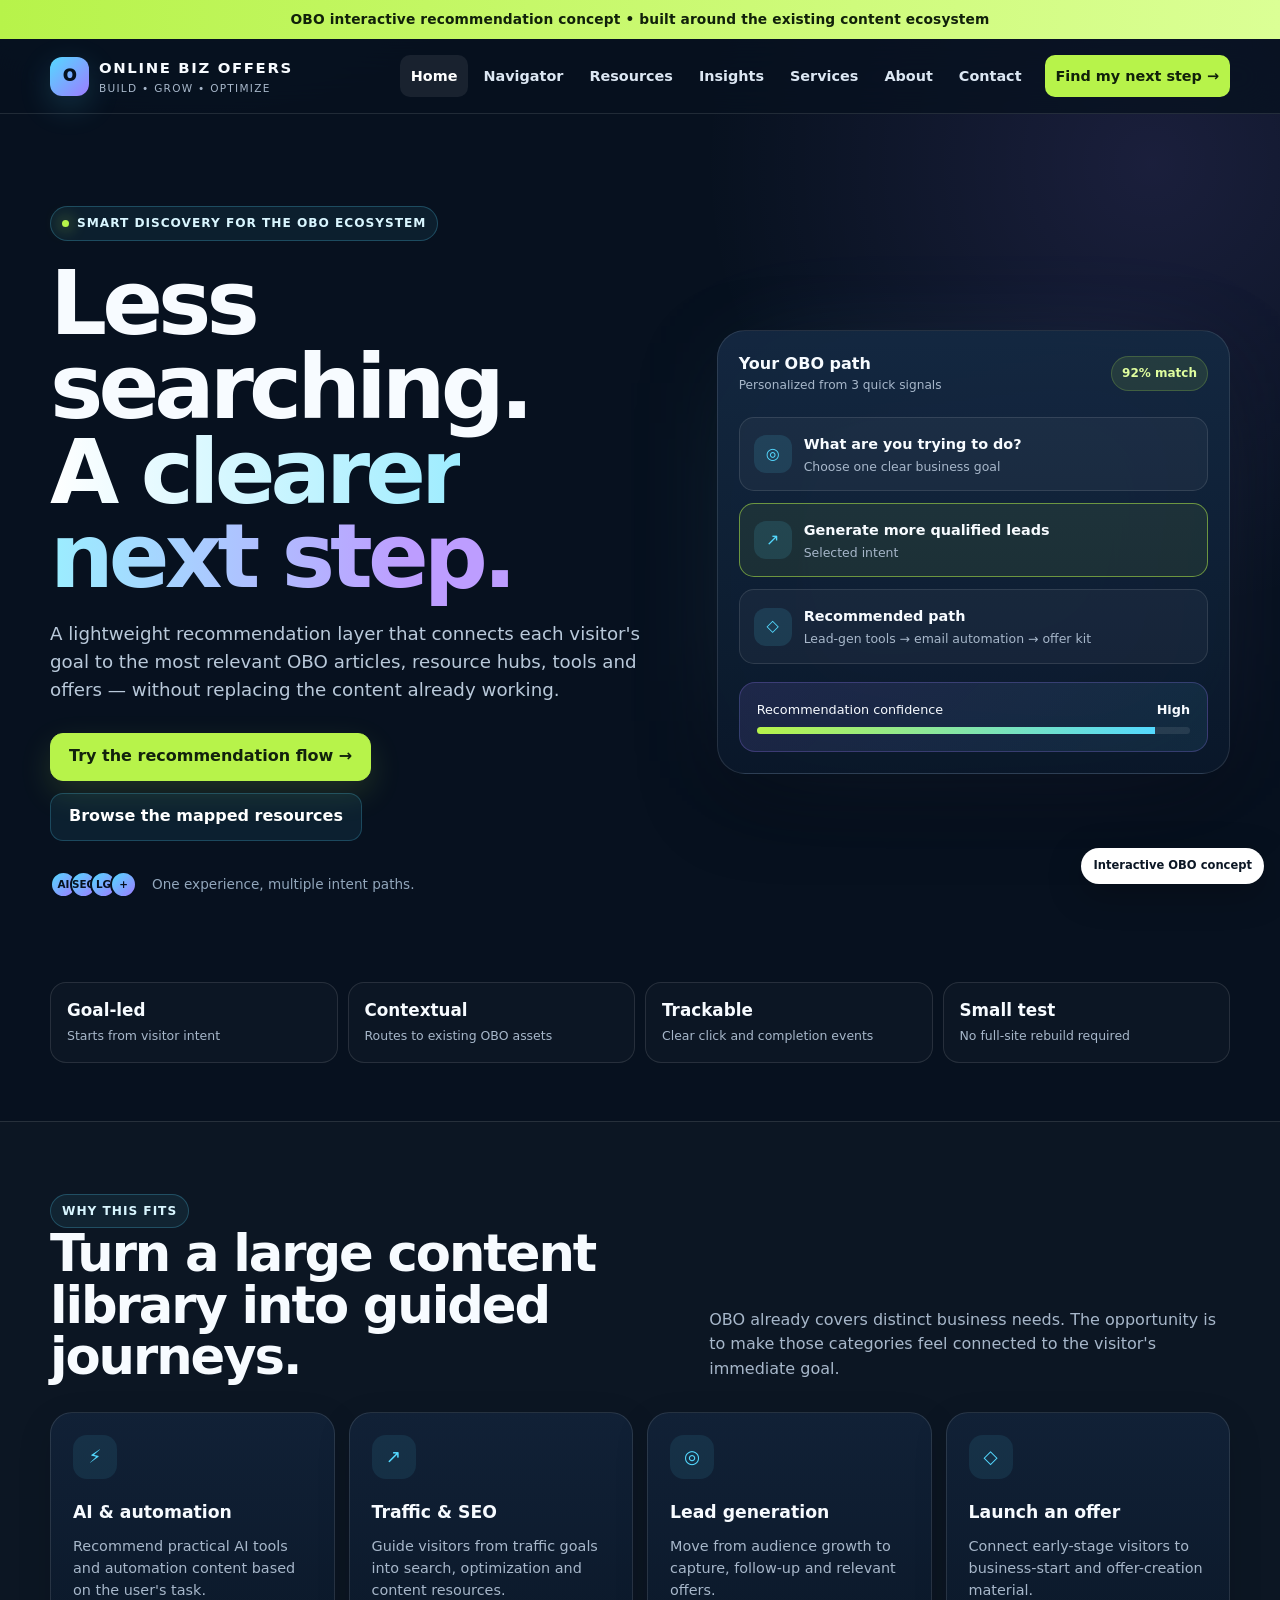
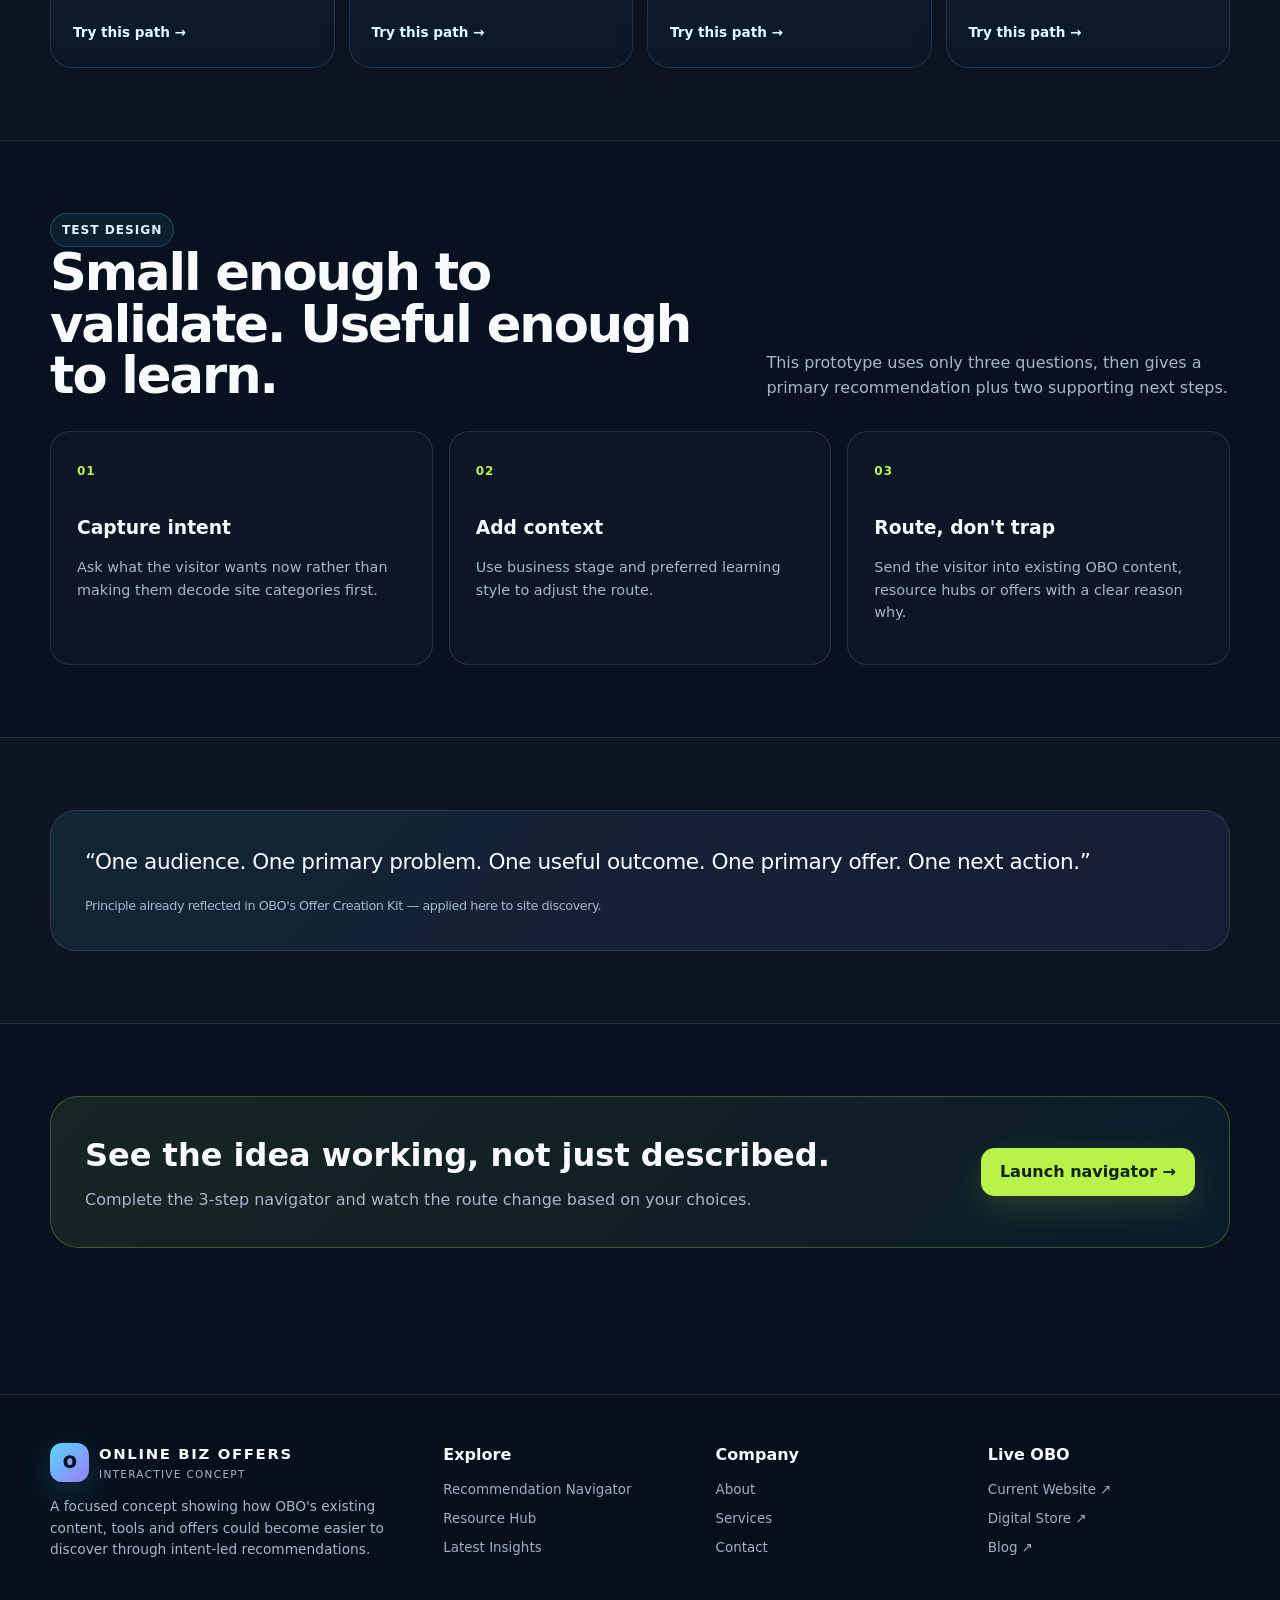
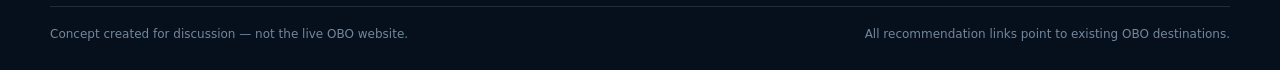
<file: index.html>
<!doctype html><html lang="en"><head><meta charset="utf-8"><meta name="viewport" content="width=device-width,initial-scale=1"><title>OBO Smart Discovery | Live Demo</title><meta name="description" content="Interactive Online Biz Offers concept"><style>
:root{
  --bg:#07111f;
  --bg-soft:#0d1a2b;
  --surface:#101f33;
  --surface-2:#152943;
  --text:#f7fbff;
  --muted:#a7b7ca;
  --line:rgba(255,255,255,.11);
  --lime:#b7f34a;
  --cyan:#54d9ff;
  --violet:#9d7cff;
  --orange:#ffb057;
  --danger:#ff7b7b;
  --shadow:0 28px 80px rgba(0,0,0,.28);
  --radius:22px;
  --max:1180px;
}
*{box-sizing:border-box}
html{scroll-behavior:smooth}
body{margin:0;font-family:Inter,ui-sans-serif,system-ui,-apple-system,BlinkMacSystemFont,"Segoe UI",sans-serif;background:
  radial-gradient(circle at 15% -10%,rgba(84,217,255,.13),transparent 28rem),
  radial-gradient(circle at 90% 5%,rgba(157,124,255,.13),transparent 28rem),var(--bg);color:var(--text);line-height:1.55}
a{color:inherit;text-decoration:none}
button,input,select,textarea{font:inherit}
button{cursor:pointer}
img{max-width:100%;display:block}
.container{width:min(var(--max),calc(100% - 36px));margin:auto}
.announcement{background:linear-gradient(90deg,var(--lime),#dbff95);color:#11210a;font-size:.86rem;font-weight:800;text-align:center;padding:9px 16px;letter-spacing:.01em}
.nav{position:sticky;top:0;z-index:50;background:rgba(7,17,31,.78);backdrop-filter:blur(18px);border-bottom:1px solid var(--line)}
.nav-inner{min-height:74px;display:flex;align-items:center;gap:24px}
.brand{display:flex;align-items:center;gap:10px;min-width:max-content}
.brand-mark{width:39px;height:39px;border-radius:12px;background:linear-gradient(135deg,var(--cyan),var(--violet));display:grid;place-items:center;box-shadow:0 10px 32px rgba(84,217,255,.18);font-weight:950;color:#06111f}
.brand-copy strong{display:block;font-size:.93rem;letter-spacing:.11em}.brand-copy small{display:block;font-size:.66rem;color:var(--muted);letter-spacing:.12em}
.nav-links{display:flex;align-items:center;gap:4px;margin-left:auto}
.nav-links a{padding:10px 11px;border-radius:10px;color:#dce7f3;font-size:.9rem;font-weight:650;transition:.2s}
.nav-links a:hover,.nav-links a.active{background:rgba(255,255,255,.075);color:#fff}
.nav-cta{margin-left:8px!important;background:var(--lime)!important;color:#11210a!important;font-weight:850!important}
.menu-toggle{display:none;margin-left:auto;border:1px solid var(--line);background:transparent;color:white;border-radius:12px;padding:9px 11px}
.hero{padding:92px 0 64px;position:relative;overflow:hidden}
.hero-grid{display:grid;grid-template-columns:1.08fr .92fr;gap:64px;align-items:center}
.eyebrow{display:inline-flex;align-items:center;gap:8px;color:#d9f6ff;border:1px solid rgba(84,217,255,.24);background:rgba(84,217,255,.07);border-radius:999px;padding:7px 11px;font-weight:750;font-size:.76rem;letter-spacing:.08em;text-transform:uppercase}
.dot{width:7px;height:7px;border-radius:99px;background:var(--lime);box-shadow:0 0 16px var(--lime)}
h1{font-size:clamp(3rem,7vw,6.3rem);line-height:.94;letter-spacing:-.055em;margin:20px 0 22px;max-width:940px}
.gradient-text{background:linear-gradient(90deg,#fff 0%,#9cecff 48%,#bd9dff 88%);-webkit-background-clip:text;background-clip:text;color:transparent}
.lead{font-size:1.14rem;color:#b9c9da;max-width:720px;margin:0 0 28px}
.actions{display:flex;gap:12px;flex-wrap:wrap}
.btn{display:inline-flex;align-items:center;justify-content:center;gap:9px;min-height:48px;border-radius:13px;padding:0 18px;border:1px solid var(--line);font-weight:800;transition:.2s;background:rgba(255,255,255,.035);color:white}
.btn:hover{transform:translateY(-2px);border-color:rgba(255,255,255,.24)}
.btn-primary{background:var(--lime);color:#12220c;border-color:var(--lime);box-shadow:0 12px 32px rgba(183,243,74,.14)}
.btn-secondary{background:rgba(84,217,255,.08);border-color:rgba(84,217,255,.22)}
.hero-note{display:flex;gap:15px;align-items:center;margin-top:30px;color:#92a7bc;font-size:.85rem}.hero-note .avatars{display:flex}.hero-note .avatar{width:27px;height:27px;border:2px solid var(--bg);border-radius:50%;margin-left:-7px;background:linear-gradient(135deg,var(--cyan),var(--violet));display:grid;place-items:center;color:#06111f;font-size:.65rem;font-weight:900}.hero-note .avatar:first-child{margin-left:0}
.visual-shell{position:relative}.glow{position:absolute;inset:12% 8%;background:linear-gradient(135deg,rgba(84,217,255,.22),rgba(157,124,255,.24));filter:blur(60px);z-index:0}
.product-card{position:relative;z-index:1;background:linear-gradient(180deg,rgba(20,40,65,.96),rgba(10,24,42,.96));border:1px solid var(--line);border-radius:28px;padding:21px;box-shadow:var(--shadow);overflow:hidden}
.product-top{display:flex;align-items:center;justify-content:space-between;margin-bottom:22px}.pill{padding:7px 10px;border-radius:999px;background:rgba(183,243,74,.1);color:#dffd9e;border:1px solid rgba(183,243,74,.2);font-size:.75rem;font-weight:800}.mini{font-size:.76rem;color:var(--muted)}
.reco-preview{display:grid;gap:12px}.choice-preview{display:flex;align-items:center;gap:12px;padding:14px;border-radius:15px;background:rgba(255,255,255,.038);border:1px solid var(--line)}.choice-preview strong{font-size:.9rem}.choice-preview small{display:block;color:var(--muted);font-size:.78rem}.choice-icon{width:38px;height:38px;border-radius:12px;display:grid;place-items:center;background:rgba(84,217,255,.12);color:var(--cyan)}.choice-preview.selected{border-color:rgba(183,243,74,.52);background:rgba(183,243,74,.08)}
.match-card{margin-top:18px;padding:17px;border-radius:16px;background:linear-gradient(135deg,rgba(157,124,255,.13),rgba(84,217,255,.09));border:1px solid rgba(157,124,255,.25)}.match-score{display:flex;justify-content:space-between;font-size:.8rem}.score-track{height:7px;background:rgba(255,255,255,.09);border-radius:99px;overflow:hidden;margin-top:8px}.score-track span{display:block;width:92%;height:100%;background:linear-gradient(90deg,var(--lime),var(--cyan))}
.logo-strip{padding:20px 0 58px}.strip-inner{display:grid;grid-template-columns:repeat(4,1fr);gap:10px}.micro-stat{border:1px solid var(--line);border-radius:16px;padding:14px 16px;background:rgba(255,255,255,.025)}.micro-stat strong{display:block;font-size:1.05rem}.micro-stat span{color:var(--muted);font-size:.78rem}
section{padding:72px 0}.section-head{display:flex;justify-content:space-between;gap:28px;align-items:end;margin-bottom:30px}.section-head h2{font-size:clamp(2rem,4vw,3.3rem);line-height:1;letter-spacing:-.04em;margin:0}.section-head p{max-width:580px;color:var(--muted);margin:0}
.grid-3{display:grid;grid-template-columns:repeat(3,1fr);gap:16px}.grid-4{display:grid;grid-template-columns:repeat(4,1fr);gap:14px}.card{background:linear-gradient(180deg,rgba(18,35,57,.88),rgba(11,25,42,.88));border:1px solid var(--line);border-radius:var(--radius);padding:22px;transition:.22s;box-shadow:0 10px 35px rgba(0,0,0,.12)}.card:hover{transform:translateY(-4px);border-color:rgba(84,217,255,.28)}.card-icon{width:44px;height:44px;border-radius:14px;display:grid;place-items:center;background:rgba(84,217,255,.09);color:var(--cyan);font-size:1.15rem;margin-bottom:20px}.card h3{margin:0 0 9px;font-size:1.08rem}.card p{color:var(--muted);font-size:.9rem;margin:0 0 18px}.card-link{font-size:.85rem;font-weight:800;color:#e1fbff}.tag-row{display:flex;gap:7px;flex-wrap:wrap;margin-top:13px}.tag{font-size:.72rem;padding:5px 8px;border-radius:999px;background:rgba(255,255,255,.055);color:#bdd0e2}
.band{border-top:1px solid var(--line);border-bottom:1px solid var(--line);background:rgba(255,255,255,.018)}
.steps{display:grid;grid-template-columns:repeat(3,1fr);gap:16px;counter-reset:steps}.step{padding:26px;border:1px solid var(--line);border-radius:20px;position:relative;background:rgba(255,255,255,.023)}.step:before{counter-increment:steps;content:"0" counter(steps);font-weight:900;color:var(--lime);font-size:.75rem;letter-spacing:.08em}.step h3{margin:30px 0 8px}.step p{color:var(--muted);font-size:.9rem}
.quote{padding:34px;border-radius:26px;background:linear-gradient(135deg,rgba(84,217,255,.08),rgba(157,124,255,.08));border:1px solid var(--line);font-size:1.35rem;letter-spacing:-.02em}.quote small{display:block;font-size:.8rem;color:var(--muted);margin-top:18px}
.cta-block{display:grid;grid-template-columns:1fr auto;gap:30px;align-items:center;border:1px solid rgba(183,243,74,.26);background:linear-gradient(135deg,rgba(183,243,74,.09),rgba(84,217,255,.05));padding:34px;border-radius:28px}.cta-block h2{margin:0 0 8px;font-size:2rem}.cta-block p{margin:0;color:var(--muted)}
.page-hero{padding:70px 0 40px}.page-hero h1{font-size:clamp(2.7rem,6vw,5.2rem);max-width:900px}.page-hero .lead{max-width:800px}
.filter-bar{display:flex;gap:9px;flex-wrap:wrap;margin-bottom:24px}.filter-btn{border:1px solid var(--line);background:rgba(255,255,255,.025);color:#dce8f4;border-radius:999px;padding:9px 12px;font-weight:750;font-size:.82rem}.filter-btn.active{background:var(--lime);color:#10200b;border-color:var(--lime)}
.resource-grid{display:grid;grid-template-columns:repeat(3,1fr);gap:16px}.resource-card{display:flex;flex-direction:column;min-height:285px}.resource-card .category{font-size:.73rem;color:var(--cyan);font-weight:850;text-transform:uppercase;letter-spacing:.08em}.resource-card h3{font-size:1.14rem;margin:12px 0 8px}.resource-card p{flex:1}.external{display:inline-flex;align-items:center;gap:7px;font-size:.84rem;font-weight:800;color:white}.external::after{content:"↗";color:var(--lime)}
.quiz-shell{display:grid;grid-template-columns:310px 1fr;gap:20px;align-items:start}.quiz-side{position:sticky;top:98px}.progress-list{display:grid;gap:10px;margin-top:18px}.progress-item{display:flex;gap:10px;align-items:center;color:#8fa4b8;font-size:.82rem}.progress-item span{width:28px;height:28px;border-radius:50%;display:grid;place-items:center;border:1px solid var(--line);font-weight:850}.progress-item.active{color:white}.progress-item.active span,.progress-item.done span{background:var(--lime);color:#10200b;border-color:var(--lime)}
.quiz-main{min-height:540px}.quiz-step{display:none}.quiz-step.active{display:block}.quiz-step h2{font-size:2rem;margin:0 0 8px}.quiz-step>p{color:var(--muted);margin:0 0 26px}.option-grid{display:grid;grid-template-columns:repeat(2,1fr);gap:12px}.option{padding:18px;border:1px solid var(--line);border-radius:17px;background:rgba(255,255,255,.025);text-align:left;color:white;transition:.2s;min-height:112px}.option:hover,.option.selected{border-color:rgba(183,243,74,.6);background:rgba(183,243,74,.07);transform:translateY(-2px)}.option strong{display:block;margin-bottom:5px}.option small{color:var(--muted);display:block}.quiz-actions{display:flex;justify-content:space-between;margin-top:26px}.quiz-result{display:none}.quiz-result.active{display:block}.result-hero{padding:24px;border-radius:20px;background:linear-gradient(135deg,rgba(183,243,74,.12),rgba(84,217,255,.08));border:1px solid rgba(183,243,74,.27);margin-bottom:16px}.result-score{font-size:.78rem;color:#d7f99c;font-weight:900;text-transform:uppercase;letter-spacing:.08em}.result-hero h2{margin:8px 0;font-size:2.2rem}.result-hero p{color:#bfd0df}.result-actions{display:flex;gap:10px;flex-wrap:wrap}.result-grid{display:grid;grid-template-columns:repeat(3,1fr);gap:12px;margin-top:16px}
.insight-list{display:grid;gap:14px}.insight{display:grid;grid-template-columns:160px 1fr auto;gap:18px;align-items:center;padding:18px;border:1px solid var(--line);border-radius:18px;background:rgba(255,255,255,.025)}.insight .thumb{height:92px;border-radius:13px;background:linear-gradient(135deg,rgba(84,217,255,.23),rgba(157,124,255,.25));display:grid;place-items:center;font-size:1.7rem}.insight h3{margin:0 0 5px}.insight p{margin:0;color:var(--muted);font-size:.86rem}.insight .meta{font-size:.72rem;color:var(--cyan);font-weight:800;text-transform:uppercase;letter-spacing:.07em}
.service-grid{display:grid;grid-template-columns:repeat(2,1fr);gap:16px}.service-card{padding:26px}.service-card ul{padding-left:19px;color:#b3c5d7}.service-card li{margin:8px 0}
.about-grid{display:grid;grid-template-columns:1fr 1fr;gap:30px}.story{font-size:1.08rem;color:#c4d2df}.principle{display:flex;gap:14px;align-items:flex-start;padding:16px 0;border-bottom:1px solid var(--line)}.principle:last-child{border-bottom:none}.principle i{width:34px;height:34px;border-radius:12px;background:rgba(183,243,74,.1);display:grid;place-items:center;color:var(--lime);font-style:normal;font-weight:900}.principle strong{display:block}.principle span{color:var(--muted);font-size:.86rem}
.form-grid{display:grid;grid-template-columns:1fr 1fr;gap:14px}.field{display:grid;gap:7px}.field.full{grid-column:1/-1}.field label{font-size:.79rem;color:#c9d8e6;font-weight:750}.field input,.field select,.field textarea{width:100%;border:1px solid var(--line);background:#0b192a;color:white;border-radius:13px;padding:13px 14px;outline:none}.field textarea{min-height:135px;resize:vertical}.field input:focus,.field textarea:focus,.field select:focus{border-color:rgba(84,217,255,.5);box-shadow:0 0 0 3px rgba(84,217,255,.08)}.form-note{font-size:.75rem;color:#8399ae}.success-box{display:none;margin-top:14px;padding:13px 15px;border-radius:13px;background:rgba(183,243,74,.09);border:1px solid rgba(183,243,74,.28);color:#dfffa6;font-size:.85rem}.success-box.show{display:block}
footer{border-top:1px solid var(--line);padding:48px 0 26px;margin-top:74px;background:#06101c}.footer-grid{display:grid;grid-template-columns:1.2fr repeat(3,.8fr);gap:30px}.footer-brand p{color:var(--muted);max-width:360px;font-size:.86rem}.footer-col strong{display:block;margin-bottom:12px}.footer-col a{display:block;color:#9eb1c4;font-size:.84rem;margin:8px 0}.footer-col a:hover{color:white}.copyright{border-top:1px solid var(--line);margin-top:32px;padding-top:18px;display:flex;justify-content:space-between;color:#71879c;font-size:.75rem;gap:20px}
.demo-badge{position:fixed;right:16px;bottom:16px;z-index:40;padding:9px 12px;border-radius:999px;background:#fff;color:#0c1725;font-weight:850;font-size:.72rem;box-shadow:0 10px 35px rgba(0,0,0,.25)}
@media(max-width:980px){.nav-links{position:absolute;top:74px;left:18px;right:18px;display:none;flex-direction:column;align-items:stretch;background:#0c1b2d;border:1px solid var(--line);border-radius:18px;padding:10px;box-shadow:var(--shadow)}.nav-links.open{display:flex}.nav-cta{margin-left:0!important}.menu-toggle{display:block}.hero-grid,.about-grid{grid-template-columns:1fr}.visual-shell{max-width:620px}.grid-4{grid-template-columns:repeat(2,1fr)}.grid-3,.resource-grid{grid-template-columns:repeat(2,1fr)}.quiz-shell{grid-template-columns:1fr}.quiz-side{position:static}.progress-list{grid-template-columns:repeat(4,1fr)}.progress-item{display:grid;text-align:center;justify-items:center}.result-grid{grid-template-columns:1fr}.footer-grid{grid-template-columns:1fr 1fr}.insight{grid-template-columns:130px 1fr}.insight>.external{grid-column:2}.cta-block{grid-template-columns:1fr}}
@media(max-width:640px){.container{width:min(100% - 24px,var(--max))}.announcement{font-size:.72rem}.brand-copy small{display:none}.hero{padding-top:66px}.hero-grid{gap:35px}h1{font-size:3.35rem}.section-head{display:block}.section-head p{margin-top:13px}.strip-inner,.grid-4,.grid-3,.resource-grid,.steps,.option-grid,.service-grid,.form-grid{grid-template-columns:1fr}.field.full{grid-column:auto}.quiz-main{min-height:auto}.progress-list{grid-template-columns:repeat(2,1fr)}.insight{grid-template-columns:1fr}.insight .thumb{height:130px}.insight>.external{grid-column:auto}.footer-grid{grid-template-columns:1fr}.copyright{display:block}.copyright span{display:block;margin-top:6px}.demo-badge{right:10px;bottom:10px}.actions .btn{width:100%}.cta-block{padding:24px}.page-hero{padding-top:50px}.result-hero h2{font-size:1.8rem}}

</style></head><body><div class="announcement">OBO interactive recommendation concept • built around the existing content ecosystem</div>
<nav class="nav"><div class="container nav-inner">
<a class="brand" href="index.html"><div class="brand-mark">O</div><div class="brand-copy"><strong>ONLINE BIZ OFFERS</strong><small>BUILD • GROW • OPTIMIZE</small></div></a>
<button class="menu-toggle" aria-label="Toggle menu">☰</button>
<div class="nav-links">
<a data-page href="index.html">Home</a><a data-page href="navigator.html">Navigator</a><a data-page href="resources.html">Resources</a><a data-page href="insights.html">Insights</a><a data-page href="services.html">Services</a><a data-page href="about.html">About</a><a data-page href="contact.html">Contact</a><a class="nav-cta" href="navigator.html">Find my next step →</a>
</div></div></nav><main>
<header class="hero"><div class="container hero-grid"><div>
<span class="eyebrow"><span class="dot"></span> Smart discovery for the OBO ecosystem</span>
<h1>Less searching.<br><span class="gradient-text">A clearer next step.</span></h1>
<p class="lead">A lightweight recommendation layer that connects each visitor's goal to the most relevant OBO articles, resource hubs, tools and offers — without replacing the content already working.</p>
<div class="actions"><a class="btn btn-primary" href="navigator.html">Try the recommendation flow →</a><a class="btn btn-secondary" href="resources.html">Browse the mapped resources</a></div>
<div class="hero-note"><div class="avatars"><span class="avatar">AI</span><span class="avatar">SEO</span><span class="avatar">LG</span><span class="avatar">+</span></div><span>One experience, multiple intent paths.</span></div>
</div><div class="visual-shell"><div class="glow"></div><div class="product-card">
<div class="product-top"><div><strong>Your OBO path</strong><div class="mini">Personalized from 3 quick signals</div></div><span class="pill">92% match</span></div>
<div class="reco-preview"><div class="choice-preview"><div class="choice-icon">◎</div><div><strong>What are you trying to do?</strong><small>Choose one clear business goal</small></div></div><div class="choice-preview selected"><div class="choice-icon">↗</div><div><strong>Generate more qualified leads</strong><small>Selected intent</small></div></div><div class="choice-preview"><div class="choice-icon">◇</div><div><strong>Recommended path</strong><small>Lead-gen tools → email automation → offer kit</small></div></div></div>
<div class="match-card"><div class="match-score"><span>Recommendation confidence</span><strong>High</strong></div><div class="score-track"><span></span></div></div>
</div></div></div></header>
<div class="container logo-strip"><div class="strip-inner"><div class="micro-stat"><strong>Goal-led</strong><span>Starts from visitor intent</span></div><div class="micro-stat"><strong>Contextual</strong><span>Routes to existing OBO assets</span></div><div class="micro-stat"><strong>Trackable</strong><span>Clear click and completion events</span></div><div class="micro-stat"><strong>Small test</strong><span>No full-site rebuild required</span></div></div></div>
<section class="band"><div class="container"><div class="section-head"><div><span class="eyebrow">Why this fits</span><h2>Turn a large content library into guided journeys.</h2></div><p>OBO already covers distinct business needs. The opportunity is to make those categories feel connected to the visitor's immediate goal.</p></div><div class="grid-4">
<div class="card"><div class="card-icon">⚡</div><h3>AI & automation</h3><p>Recommend practical AI tools and automation content based on the user's task.</p><a class="card-link" href="navigator.html">Try this path →</a></div>
<div class="card"><div class="card-icon">↗</div><h3>Traffic & SEO</h3><p>Guide visitors from traffic goals into search, optimization and content resources.</p><a class="card-link" href="navigator.html">Try this path →</a></div>
<div class="card"><div class="card-icon">◎</div><h3>Lead generation</h3><p>Move from audience growth to capture, follow-up and relevant offers.</p><a class="card-link" href="navigator.html">Try this path →</a></div>
<div class="card"><div class="card-icon">◇</div><h3>Launch an offer</h3><p>Connect early-stage visitors to business-start and offer-creation material.</p><a class="card-link" href="navigator.html">Try this path →</a></div>
</div></div></section>
<section><div class="container"><div class="section-head"><div><span class="eyebrow">Test design</span><h2>Small enough to validate. Useful enough to learn.</h2></div><p>This prototype uses only three questions, then gives a primary recommendation plus two supporting next steps.</p></div><div class="steps"><div class="step"><h3>Capture intent</h3><p>Ask what the visitor wants now rather than making them decode site categories first.</p></div><div class="step"><h3>Add context</h3><p>Use business stage and preferred learning style to adjust the route.</p></div><div class="step"><h3>Route, don't trap</h3><p>Send the visitor into existing OBO content, resource hubs or offers with a clear reason why.</p></div></div></div></section>
<section class="band"><div class="container"><div class="quote">“One audience. One primary problem. One useful outcome. One primary offer. One next action.”<small>Principle already reflected in OBO's Offer Creation Kit — applied here to site discovery.</small></div></div></section>
<section><div class="container"><div class="cta-block"><div><h2>See the idea working, not just described.</h2><p>Complete the 3-step navigator and watch the route change based on your choices.</p></div><a class="btn btn-primary" href="navigator.html">Launch navigator →</a></div></div></section>
</main><footer><div class="container"><div class="footer-grid">
<div class="footer-brand"><div class="brand"><div class="brand-mark">O</div><div class="brand-copy"><strong>ONLINE BIZ OFFERS</strong><small>INTERACTIVE CONCEPT</small></div></div><p>A focused concept showing how OBO's existing content, tools and offers could become easier to discover through intent-led recommendations.</p></div>
<div class="footer-col"><strong>Explore</strong><a href="navigator.html">Recommendation Navigator</a><a href="resources.html">Resource Hub</a><a href="insights.html">Latest Insights</a></div>
<div class="footer-col"><strong>Company</strong><a href="about.html">About</a><a href="services.html">Services</a><a href="contact.html">Contact</a></div>
<div class="footer-col"><strong>Live OBO</strong><a target="_blank" rel="noopener" href="https://onlinebizoffers.com/">Current Website ↗</a><a target="_blank" rel="noopener" href="https://store.onlinebizoffers.com/">Digital Store ↗</a><a target="_blank" rel="noopener" href="https://onlinebizoffers.com/blog">Blog ↗</a></div>
</div><div class="copyright"><div>Concept created for discussion — not the live OBO website.</div><span>All recommendation links point to existing OBO destinations.</span></div></div></footer><div class="demo-badge">Interactive OBO concept</div><script>
(function(){
  const path=(location.pathname.split('/').pop()||'index.html').toLowerCase();
  document.querySelectorAll('.nav-links a[data-page]').forEach(a=>{if(a.getAttribute('href').toLowerCase()===path)a.classList.add('active')});
  const menu=document.querySelector('.menu-toggle'), links=document.querySelector('.nav-links');
  if(menu&&links) menu.addEventListener('click',()=>links.classList.toggle('open'));

  document.querySelectorAll('[data-demo-form]').forEach(form=>{
    form.addEventListener('submit',e=>{
      e.preventDefault();
      if(!form.checkValidity()){form.reportValidity();return}
      const box=form.querySelector('.success-box'); if(box) box.classList.add('show');
      form.reset();
      try{localStorage.setItem('obo_demo_last_form',new Date().toISOString())}catch(e){}
    })
  });

  const filters=document.querySelectorAll('.filter-btn');
  if(filters.length){
    filters.forEach(btn=>btn.addEventListener('click',()=>{
      filters.forEach(b=>b.classList.remove('active'));btn.classList.add('active');
      const f=btn.dataset.filter;
      document.querySelectorAll('[data-category]').forEach(card=>{card.style.display=(f==='all'||card.dataset.category===f)?'flex':'none'});
    }));
  }

  const q=document.querySelector('[data-quiz]');
  if(q){
    let step=1; const answers={};
    const steps=[...q.querySelectorAll('.quiz-step')];
    const progress=[...document.querySelectorAll('.progress-item')];
    const back=q.querySelector('[data-back]'); const next=q.querySelector('[data-next]'); const actions=q.querySelector('.quiz-actions'); const result=q.querySelector('.quiz-result');
    function paint(){
      steps.forEach(s=>s.classList.toggle('active',Number(s.dataset.step)===step));
      progress.forEach((p,i)=>{p.classList.toggle('active',i===step-1);p.classList.toggle('done',i<step-1)});
      back.style.visibility=step===1?'hidden':'visible'; next.textContent=step===3?'Show my recommendation':'Continue';
    }
    q.querySelectorAll('.option').forEach(btn=>btn.addEventListener('click',()=>{
      const s=btn.closest('.quiz-step'); s.querySelectorAll('.option').forEach(b=>b.classList.remove('selected')); btn.classList.add('selected'); answers['s'+s.dataset.step]=btn.dataset.value;
    }));
    back.addEventListener('click',()=>{if(step>1){step--;paint()}});
    next.addEventListener('click',()=>{
      if(!answers['s'+step]){const active=steps.find(s=>Number(s.dataset.step)===step);active.animate([{transform:'translateX(0)'},{transform:'translateX(-6px)'},{transform:'translateX(6px)'},{transform:'translateX(0)'}],{duration:260});return}
      if(step<3){step++;paint();return}
      showResult();
    });
    function showResult(){
      steps.forEach(s=>s.classList.remove('active')); actions.style.display='none'; progress.forEach(p=>p.classList.add('done')); result.classList.add('active');
      const goal=answers.s1, stage=answers.s2, style=answers.s3;
      const map={
        ai:{title:'AI & Automation Growth Path',desc:'Start with practical AI tools, then move into automation only where it removes repetitive work.',primary:'15 Free Google AI Tools',url:'https://onlinebizoffers.com/free-google-ai-tools',second:'AI Tools & Automation Hub',secondUrl:'https://onlinebizoffers.com/ai-tools-and-automation',store:'Complete AI Business System',storeUrl:'https://store.onlinebizoffers.com/'},
        traffic:{title:'SEO & Traffic Growth Path',desc:'Build a reliable traffic engine with search-led content, then layer in the right optimization tools.',primary:'YouTube vs. Medium: Which Drives More Traffic?',url:'https://onlinebizoffers.com/youtube-vs-medium-which-drives-more-traffic-to-your-business',second:'SEO & Optimization Tools',secondUrl:'https://onlinebizoffers.com/resources',store:'Growth-focused resources',storeUrl:'https://store.onlinebizoffers.com/'},
        leads:{title:'Lead Generation & Conversion Path',desc:'Focus first on capturing qualified interest, then improve follow-up and conversion with automation.',primary:'Marketing & Lead Generation Tools',url:'https://onlinebizoffers.com/marketing-and-lead-generation-tools',second:'Email Automation Guide',secondUrl:'https://onlinebizoffers.com/how-to-turn-launch-day-signups-into-paying-customers-with-email-automation',store:'Offer Creation Kit',storeUrl:'https://store.onlinebizoffers.com/product/offer-creation-kit/'},
        launch:{title:'Launch & Offer Clarity Path',desc:'Clarify the offer, validate demand, then build the simplest launch path around one clear next action.',primary:'How to Start an Online Business',url:'https://onlinebizoffers.com/how-to-start-an-online-business',second:'Start with Zero Budget',secondUrl:'https://onlinebizoffers.com/how-to-build-an-online-business-with-zero-startup-budget',store:'Offer Creation Kit Premium',storeUrl:'https://store.onlinebizoffers.com/product/offer-creation-kit/'}
      };
      const r=map[goal]||map.ai;
      const pace=stage==='starting'?'Beginner-friendly sequence':stage==='growing'?'Growth-stage sequence':'Optimization sequence';
      const mode=style==='quick'?'Quick wins first':style==='deep'?'Deep-dive guidance':'Tools + implementation';
      q.querySelector('[data-result-title]').textContent=r.title;
      q.querySelector('[data-result-desc]').textContent=r.desc;
      q.querySelector('[data-result-meta]').textContent=`${pace} · ${mode}`;
      q.querySelector('[data-primary-title]').textContent=r.primary;q.querySelector('[data-primary-link]').href=r.url;
      q.querySelector('[data-second-title]').textContent=r.second;q.querySelector('[data-second-link]').href=r.secondUrl;
      q.querySelector('[data-store-title]').textContent=r.store;q.querySelector('[data-store-link]').href=r.storeUrl;
      try{localStorage.setItem('obo_demo_recommendation',JSON.stringify({...answers,goalTitle:r.title,createdAt:new Date().toISOString()}))}catch(e){}
    }
    const restart=q.querySelector('[data-restart]'); if(restart)restart.addEventListener('click',()=>{Object.keys(answers).forEach(k=>delete answers[k]);q.querySelectorAll('.option').forEach(b=>b.classList.remove('selected'));result.classList.remove('active');actions.style.display='flex';step=1;paint()});
    paint();
  }
})();

</script></body></html>
</file>
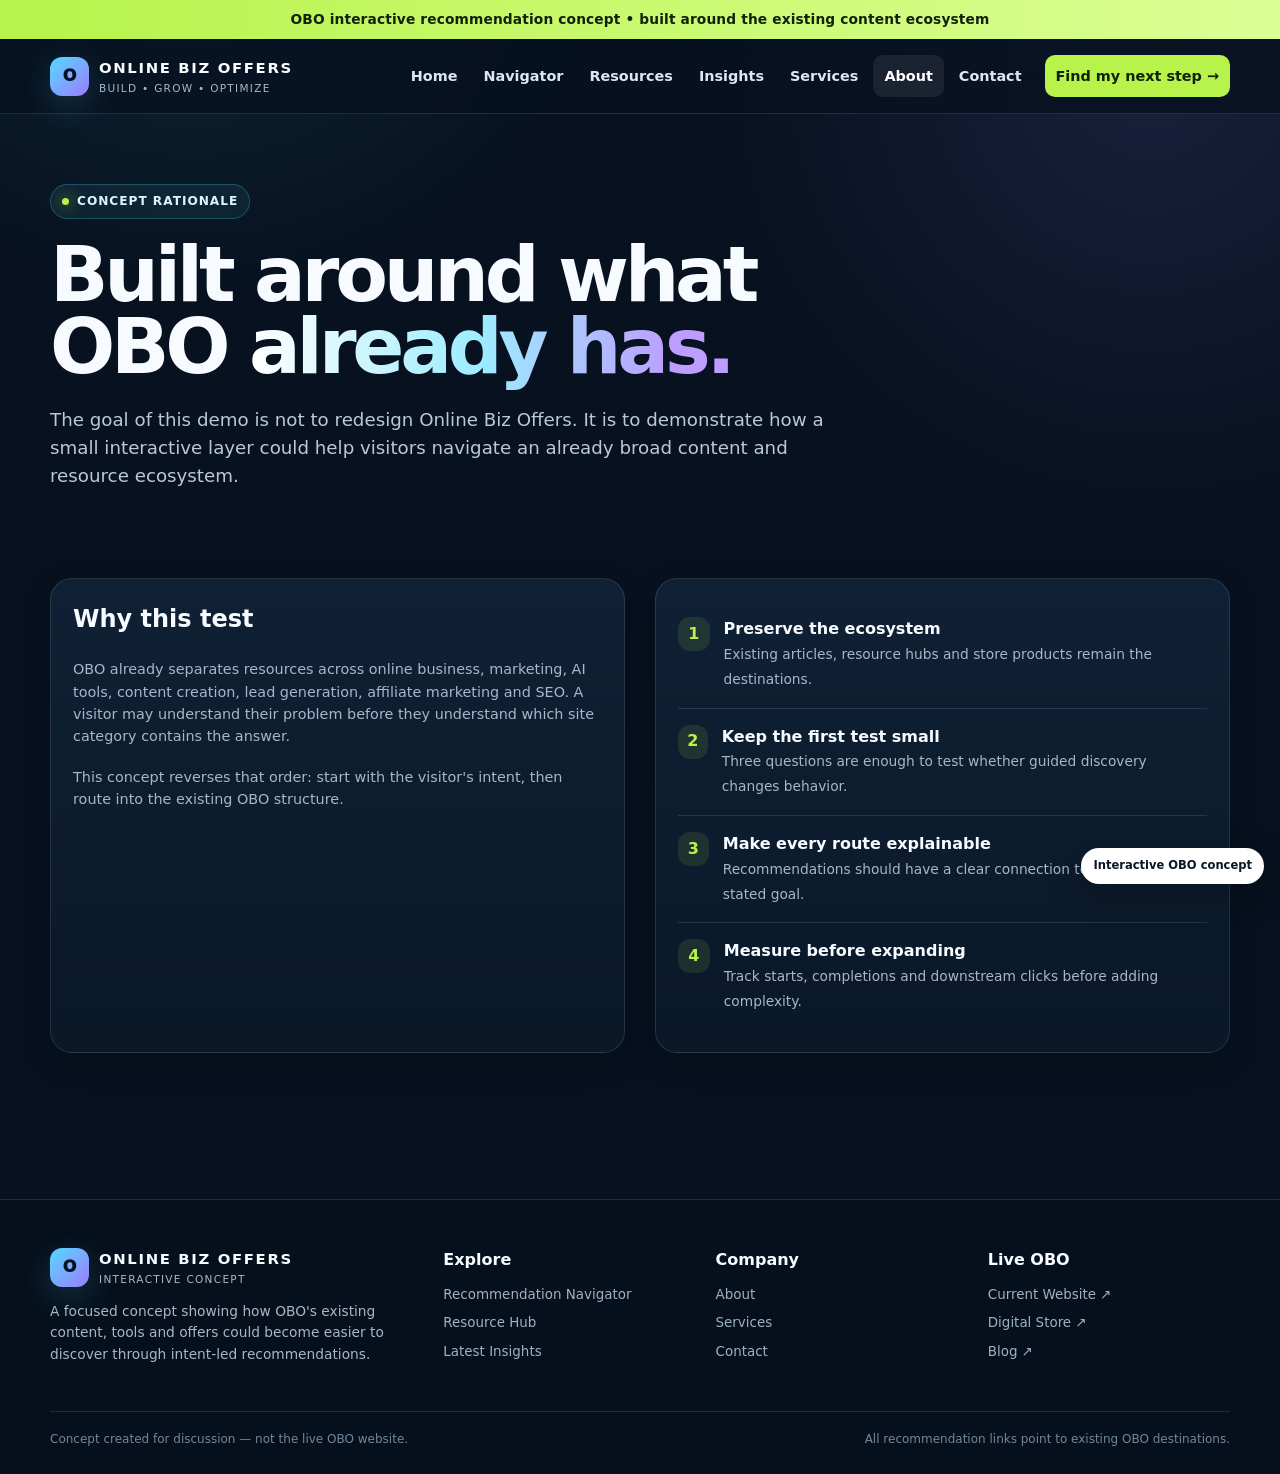
<file: about.html>
<!doctype html><html lang="en"><head><meta charset="utf-8"><meta name="viewport" content="width=device-width,initial-scale=1"><title>About the OBO Recommendation Concept</title><meta name="description" content="Interactive Online Biz Offers concept"><link rel="stylesheet" href="styles.css"></head><body><div class="announcement">OBO interactive recommendation concept • built around the existing content ecosystem</div>
<nav class="nav"><div class="container nav-inner">
<a class="brand" href="index.html"><div class="brand-mark">O</div><div class="brand-copy"><strong>ONLINE BIZ OFFERS</strong><small>BUILD • GROW • OPTIMIZE</small></div></a>
<button class="menu-toggle" aria-label="Toggle menu">☰</button>
<div class="nav-links">
<a data-page href="index.html">Home</a><a data-page href="navigator.html">Navigator</a><a data-page href="resources.html">Resources</a><a data-page href="insights.html">Insights</a><a data-page href="services.html">Services</a><a data-page href="about.html">About</a><a data-page href="contact.html">Contact</a><a class="nav-cta" href="navigator.html">Find my next step →</a>
</div></div></nav><main><header class="page-hero"><div class="container"><span class="eyebrow"><span class="dot"></span> Concept rationale</span><h1>Built around what OBO <span class="gradient-text">already has.</span></h1><p class="lead">The goal of this demo is not to redesign Online Biz Offers. It is to demonstrate how a small interactive layer could help visitors navigate an already broad content and resource ecosystem.</p></div></header><section style="padding-top:20px"><div class="container about-grid"><div class="card"><h2 style="margin-top:0">Why this test</h2><p class="story">OBO already separates resources across online business, marketing, AI tools, content creation, lead generation, affiliate marketing and SEO. A visitor may understand their problem before they understand which site category contains the answer.</p><p class="story">This concept reverses that order: start with the visitor's intent, then route into the existing OBO structure.</p></div><div class="card"><div class="principle"><i>1</i><div><strong>Preserve the ecosystem</strong><span>Existing articles, resource hubs and store products remain the destinations.</span></div></div><div class="principle"><i>2</i><div><strong>Keep the first test small</strong><span>Three questions are enough to test whether guided discovery changes behavior.</span></div></div><div class="principle"><i>3</i><div><strong>Make every route explainable</strong><span>Recommendations should have a clear connection to the visitor's stated goal.</span></div></div><div class="principle"><i>4</i><div><strong>Measure before expanding</strong><span>Track starts, completions and downstream clicks before adding complexity.</span></div></div></div></div></section></main><footer><div class="container"><div class="footer-grid">
<div class="footer-brand"><div class="brand"><div class="brand-mark">O</div><div class="brand-copy"><strong>ONLINE BIZ OFFERS</strong><small>INTERACTIVE CONCEPT</small></div></div><p>A focused concept showing how OBO's existing content, tools and offers could become easier to discover through intent-led recommendations.</p></div>
<div class="footer-col"><strong>Explore</strong><a href="navigator.html">Recommendation Navigator</a><a href="resources.html">Resource Hub</a><a href="insights.html">Latest Insights</a></div>
<div class="footer-col"><strong>Company</strong><a href="about.html">About</a><a href="services.html">Services</a><a href="contact.html">Contact</a></div>
<div class="footer-col"><strong>Live OBO</strong><a target="_blank" rel="noopener" href="https://onlinebizoffers.com/">Current Website ↗</a><a target="_blank" rel="noopener" href="https://store.onlinebizoffers.com/">Digital Store ↗</a><a target="_blank" rel="noopener" href="https://onlinebizoffers.com/blog">Blog ↗</a></div>
</div><div class="copyright"><div>Concept created for discussion — not the live OBO website.</div><span>All recommendation links point to existing OBO destinations.</span></div></div></footer><div class="demo-badge">Interactive OBO concept</div><script src="app.js"></script></body></html>
</file>
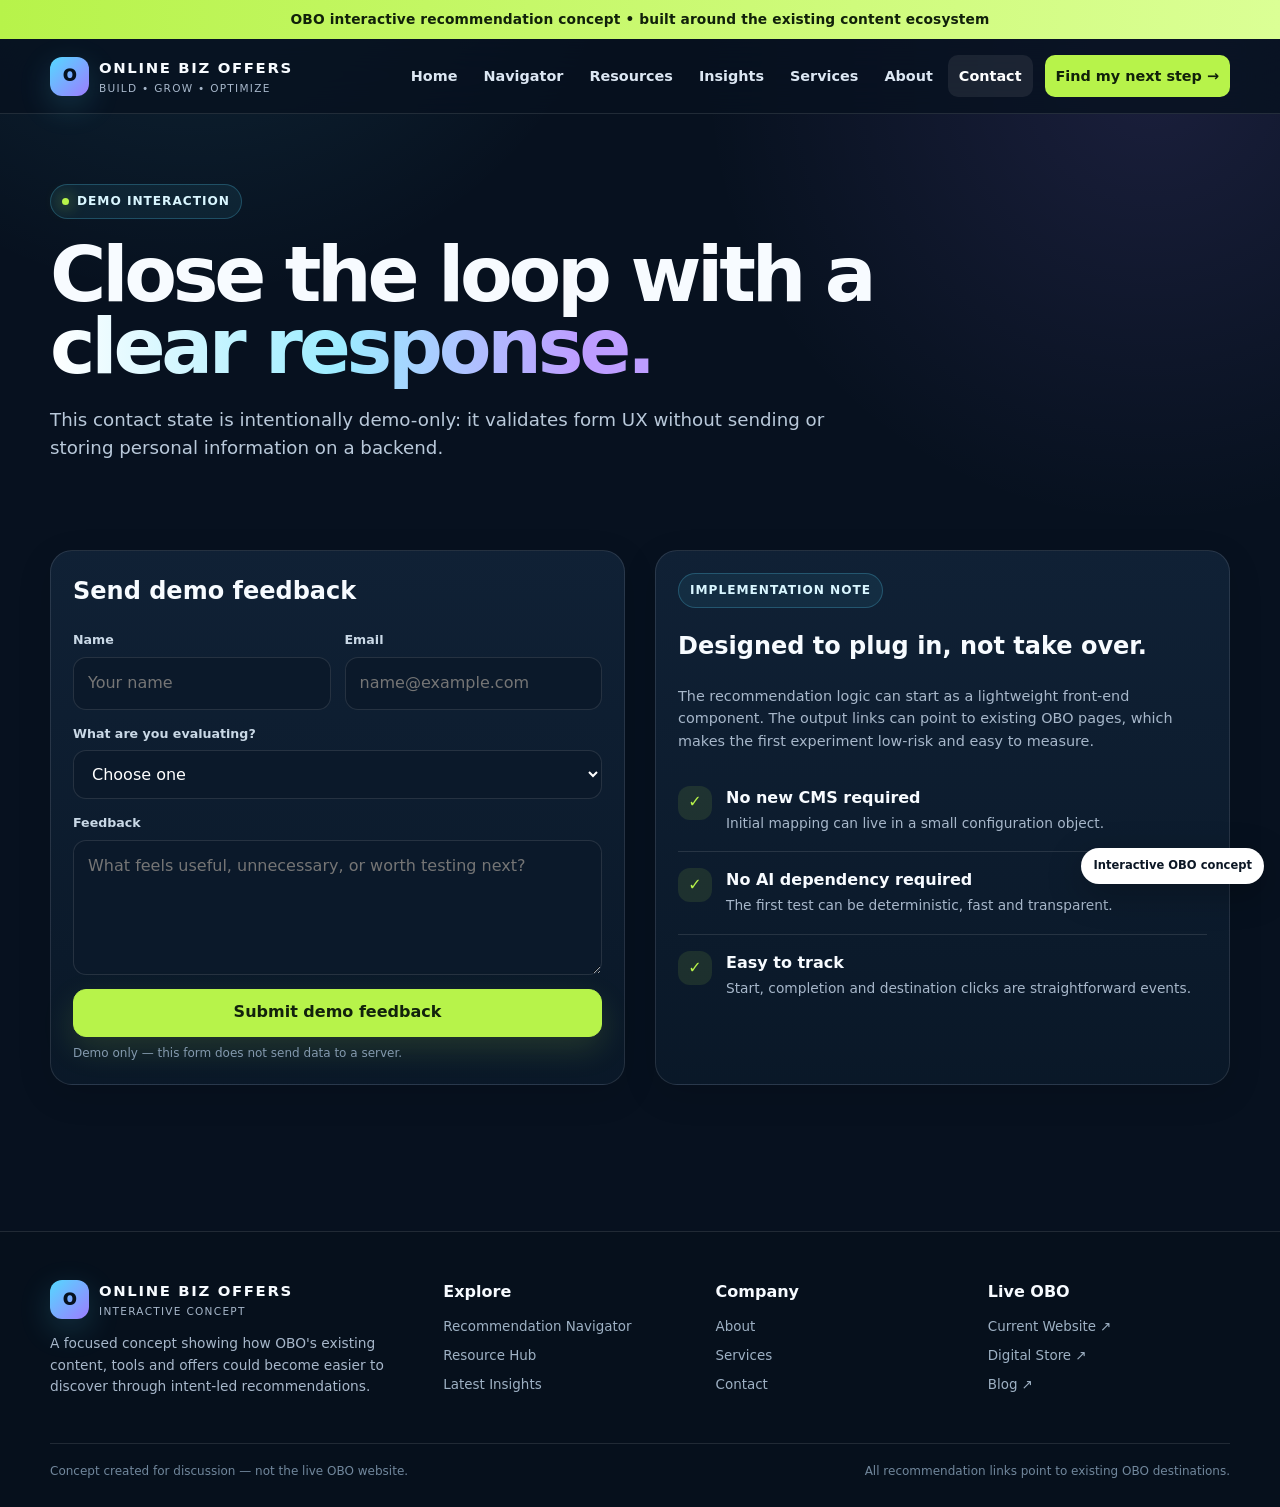
<file: contact.html>
<!doctype html><html lang="en"><head><meta charset="utf-8"><meta name="viewport" content="width=device-width,initial-scale=1"><title>OBO Demo Feedback</title><meta name="description" content="Interactive Online Biz Offers concept"><link rel="stylesheet" href="styles.css"></head><body><div class="announcement">OBO interactive recommendation concept • built around the existing content ecosystem</div>
<nav class="nav"><div class="container nav-inner">
<a class="brand" href="index.html"><div class="brand-mark">O</div><div class="brand-copy"><strong>ONLINE BIZ OFFERS</strong><small>BUILD • GROW • OPTIMIZE</small></div></a>
<button class="menu-toggle" aria-label="Toggle menu">☰</button>
<div class="nav-links">
<a data-page href="index.html">Home</a><a data-page href="navigator.html">Navigator</a><a data-page href="resources.html">Resources</a><a data-page href="insights.html">Insights</a><a data-page href="services.html">Services</a><a data-page href="about.html">About</a><a data-page href="contact.html">Contact</a><a class="nav-cta" href="navigator.html">Find my next step →</a>
</div></div></nav><main><header class="page-hero"><div class="container"><span class="eyebrow"><span class="dot"></span> Demo interaction</span><h1>Close the loop with a <span class="gradient-text">clear response.</span></h1><p class="lead">This contact state is intentionally demo-only: it validates form UX without sending or storing personal information on a backend.</p></div></header><section style="padding-top:20px"><div class="container about-grid"><div class="card"><h2 style="margin-top:0">Send demo feedback</h2><form data-demo-form><div class="form-grid"><div class="field"><label>Name</label><input required placeholder="Your name"></div><div class="field"><label>Email</label><input type="email" required placeholder="name@example.com"></div><div class="field full"><label>What are you evaluating?</label><select required><option value="">Choose one</option><option>Recommendation flow</option><option>Resource mapping</option><option>Design / UX</option><option>Technical implementation</option></select></div><div class="field full"><label>Feedback</label><textarea required placeholder="What feels useful, unnecessary, or worth testing next?"></textarea></div><div class="field full"><button class="btn btn-primary" type="submit">Submit demo feedback</button><div class="form-note">Demo only — this form does not send data to a server.</div><div class="success-box">✓ Feedback interaction completed successfully. In production, this state could connect to the existing OBO form, CRM or email workflow.</div></div></div></form></div><div class="card"><span class="eyebrow">Implementation note</span><h2>Designed to plug in, not take over.</h2><p style="color:var(--muted)">The recommendation logic can start as a lightweight front-end component. The output links can point to existing OBO pages, which makes the first experiment low-risk and easy to measure.</p><div class="principle"><i>✓</i><div><strong>No new CMS required</strong><span>Initial mapping can live in a small configuration object.</span></div></div><div class="principle"><i>✓</i><div><strong>No AI dependency required</strong><span>The first test can be deterministic, fast and transparent.</span></div></div><div class="principle"><i>✓</i><div><strong>Easy to track</strong><span>Start, completion and destination clicks are straightforward events.</span></div></div></div></div></section></main><footer><div class="container"><div class="footer-grid">
<div class="footer-brand"><div class="brand"><div class="brand-mark">O</div><div class="brand-copy"><strong>ONLINE BIZ OFFERS</strong><small>INTERACTIVE CONCEPT</small></div></div><p>A focused concept showing how OBO's existing content, tools and offers could become easier to discover through intent-led recommendations.</p></div>
<div class="footer-col"><strong>Explore</strong><a href="navigator.html">Recommendation Navigator</a><a href="resources.html">Resource Hub</a><a href="insights.html">Latest Insights</a></div>
<div class="footer-col"><strong>Company</strong><a href="about.html">About</a><a href="services.html">Services</a><a href="contact.html">Contact</a></div>
<div class="footer-col"><strong>Live OBO</strong><a target="_blank" rel="noopener" href="https://onlinebizoffers.com/">Current Website ↗</a><a target="_blank" rel="noopener" href="https://store.onlinebizoffers.com/">Digital Store ↗</a><a target="_blank" rel="noopener" href="https://onlinebizoffers.com/blog">Blog ↗</a></div>
</div><div class="copyright"><div>Concept created for discussion — not the live OBO website.</div><span>All recommendation links point to existing OBO destinations.</span></div></div></footer><div class="demo-badge">Interactive OBO concept</div><script src="app.js"></script></body></html>
</file>
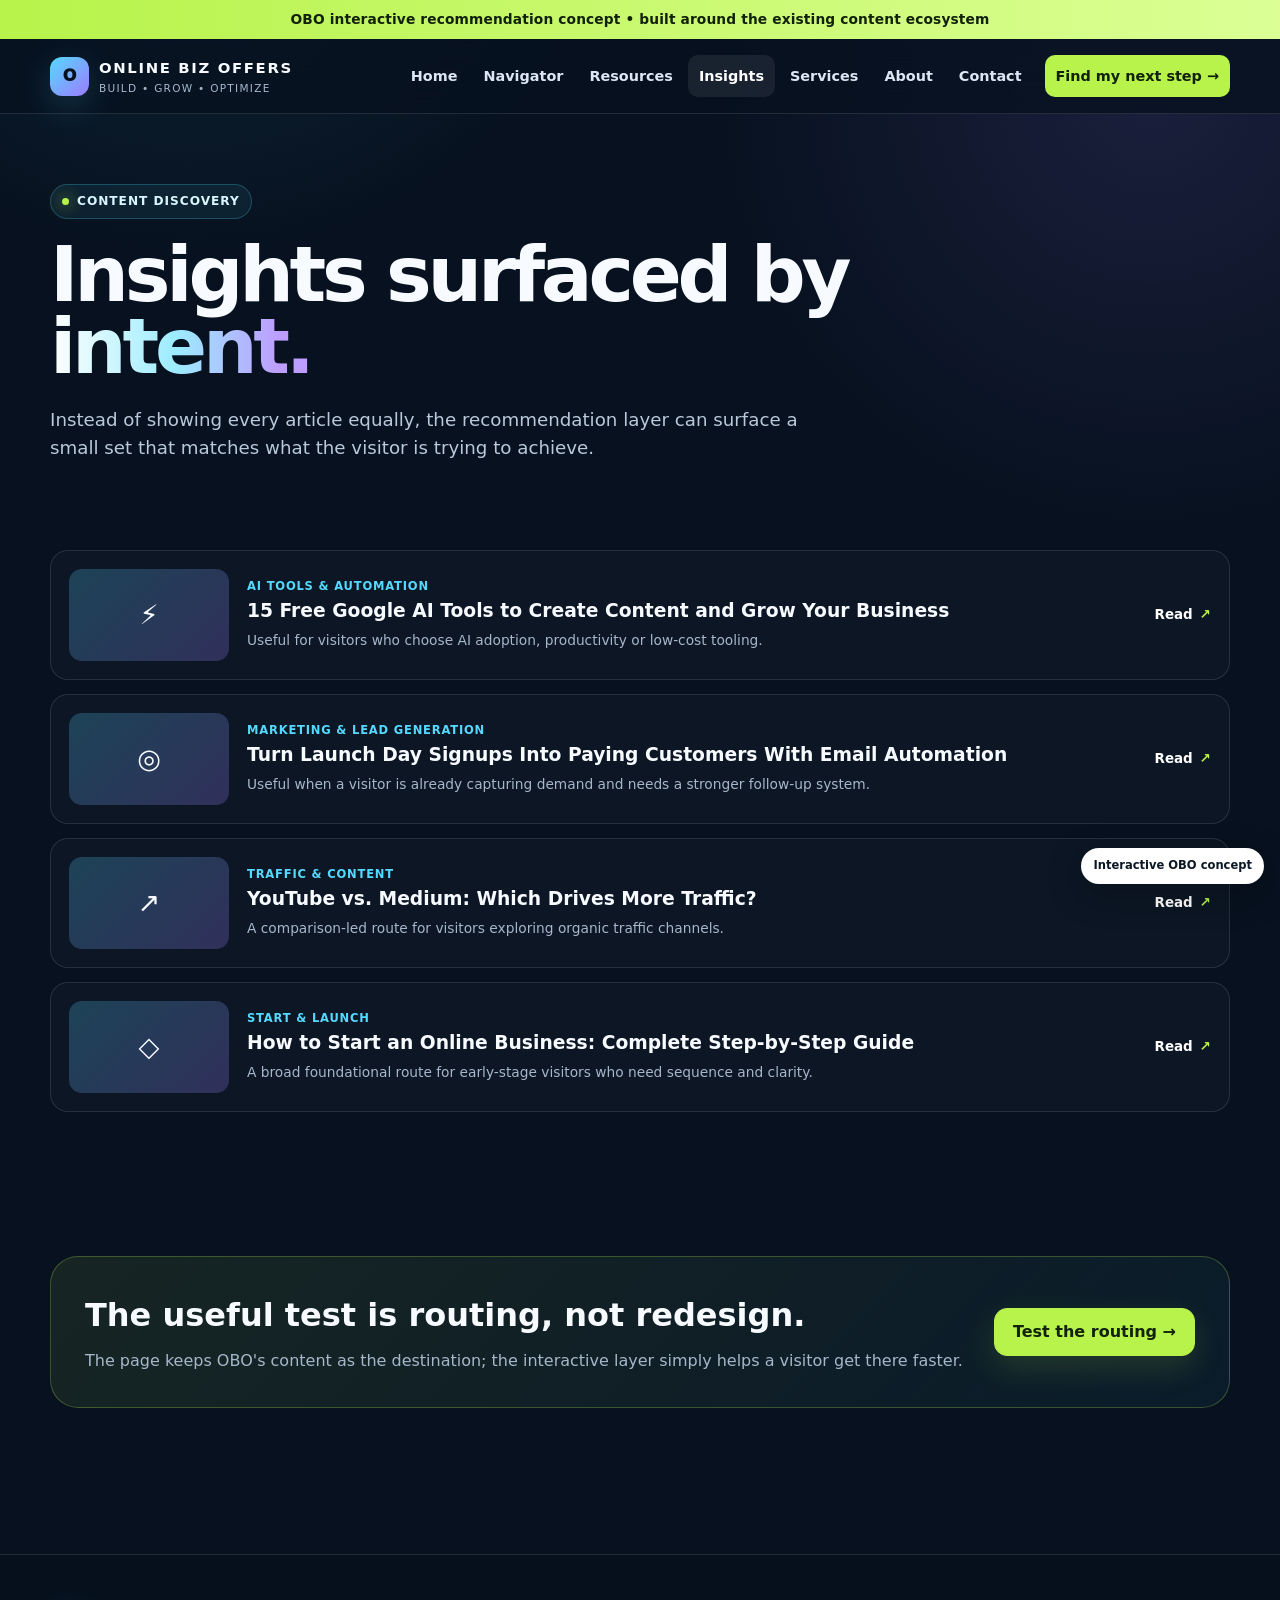
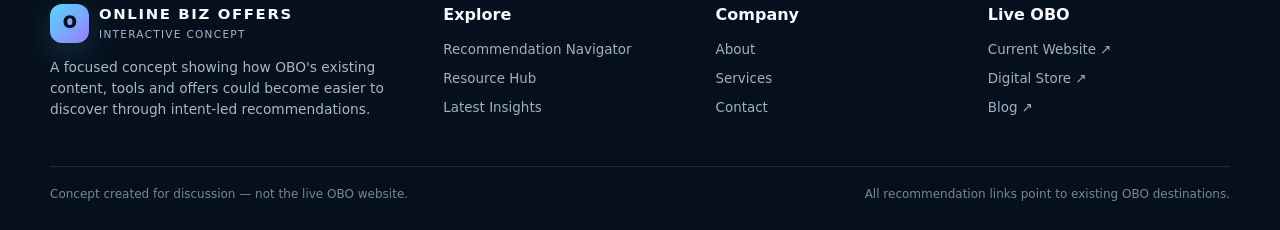
<file: insights.html>
<!doctype html><html lang="en"><head><meta charset="utf-8"><meta name="viewport" content="width=device-width,initial-scale=1"><title>OBO Insights | Contextual Content</title><meta name="description" content="Interactive Online Biz Offers concept"><link rel="stylesheet" href="styles.css"></head><body><div class="announcement">OBO interactive recommendation concept • built around the existing content ecosystem</div>
<nav class="nav"><div class="container nav-inner">
<a class="brand" href="index.html"><div class="brand-mark">O</div><div class="brand-copy"><strong>ONLINE BIZ OFFERS</strong><small>BUILD • GROW • OPTIMIZE</small></div></a>
<button class="menu-toggle" aria-label="Toggle menu">☰</button>
<div class="nav-links">
<a data-page href="index.html">Home</a><a data-page href="navigator.html">Navigator</a><a data-page href="resources.html">Resources</a><a data-page href="insights.html">Insights</a><a data-page href="services.html">Services</a><a data-page href="about.html">About</a><a data-page href="contact.html">Contact</a><a class="nav-cta" href="navigator.html">Find my next step →</a>
</div></div></nav><main><header class="page-hero"><div class="container"><span class="eyebrow"><span class="dot"></span> Content discovery</span><h1>Insights surfaced by <span class="gradient-text">intent.</span></h1><p class="lead">Instead of showing every article equally, the recommendation layer can surface a small set that matches what the visitor is trying to achieve.</p></div></header><section style="padding-top:20px"><div class="container insight-list">
<div class="insight"><div class="thumb">⚡</div><div><div class="meta">AI Tools & Automation</div><h3>15 Free Google AI Tools to Create Content and Grow Your Business</h3><p>Useful for visitors who choose AI adoption, productivity or low-cost tooling.</p></div><a class="external" target="_blank" href="https://onlinebizoffers.com/free-google-ai-tools">Read</a></div>
<div class="insight"><div class="thumb">◎</div><div><div class="meta">Marketing & Lead Generation</div><h3>Turn Launch Day Signups Into Paying Customers With Email Automation</h3><p>Useful when a visitor is already capturing demand and needs a stronger follow-up system.</p></div><a class="external" target="_blank" href="https://onlinebizoffers.com/how-to-turn-launch-day-signups-into-paying-customers-with-email-automation">Read</a></div>
<div class="insight"><div class="thumb">↗</div><div><div class="meta">Traffic & Content</div><h3>YouTube vs. Medium: Which Drives More Traffic?</h3><p>A comparison-led route for visitors exploring organic traffic channels.</p></div><a class="external" target="_blank" href="https://onlinebizoffers.com/youtube-vs-medium-which-drives-more-traffic-to-your-business">Read</a></div>
<div class="insight"><div class="thumb">◇</div><div><div class="meta">Start & Launch</div><h3>How to Start an Online Business: Complete Step-by-Step Guide</h3><p>A broad foundational route for early-stage visitors who need sequence and clarity.</p></div><a class="external" target="_blank" href="https://onlinebizoffers.com/how-to-start-an-online-business">Read</a></div>
</div></section><section><div class="container"><div class="cta-block"><div><h2>The useful test is routing, not redesign.</h2><p>The page keeps OBO's content as the destination; the interactive layer simply helps a visitor get there faster.</p></div><a class="btn btn-primary" href="navigator.html">Test the routing →</a></div></div></section></main><footer><div class="container"><div class="footer-grid">
<div class="footer-brand"><div class="brand"><div class="brand-mark">O</div><div class="brand-copy"><strong>ONLINE BIZ OFFERS</strong><small>INTERACTIVE CONCEPT</small></div></div><p>A focused concept showing how OBO's existing content, tools and offers could become easier to discover through intent-led recommendations.</p></div>
<div class="footer-col"><strong>Explore</strong><a href="navigator.html">Recommendation Navigator</a><a href="resources.html">Resource Hub</a><a href="insights.html">Latest Insights</a></div>
<div class="footer-col"><strong>Company</strong><a href="about.html">About</a><a href="services.html">Services</a><a href="contact.html">Contact</a></div>
<div class="footer-col"><strong>Live OBO</strong><a target="_blank" rel="noopener" href="https://onlinebizoffers.com/">Current Website ↗</a><a target="_blank" rel="noopener" href="https://store.onlinebizoffers.com/">Digital Store ↗</a><a target="_blank" rel="noopener" href="https://onlinebizoffers.com/blog">Blog ↗</a></div>
</div><div class="copyright"><div>Concept created for discussion — not the live OBO website.</div><span>All recommendation links point to existing OBO destinations.</span></div></div></footer><div class="demo-badge">Interactive OBO concept</div><script src="app.js"></script></body></html>
</file>
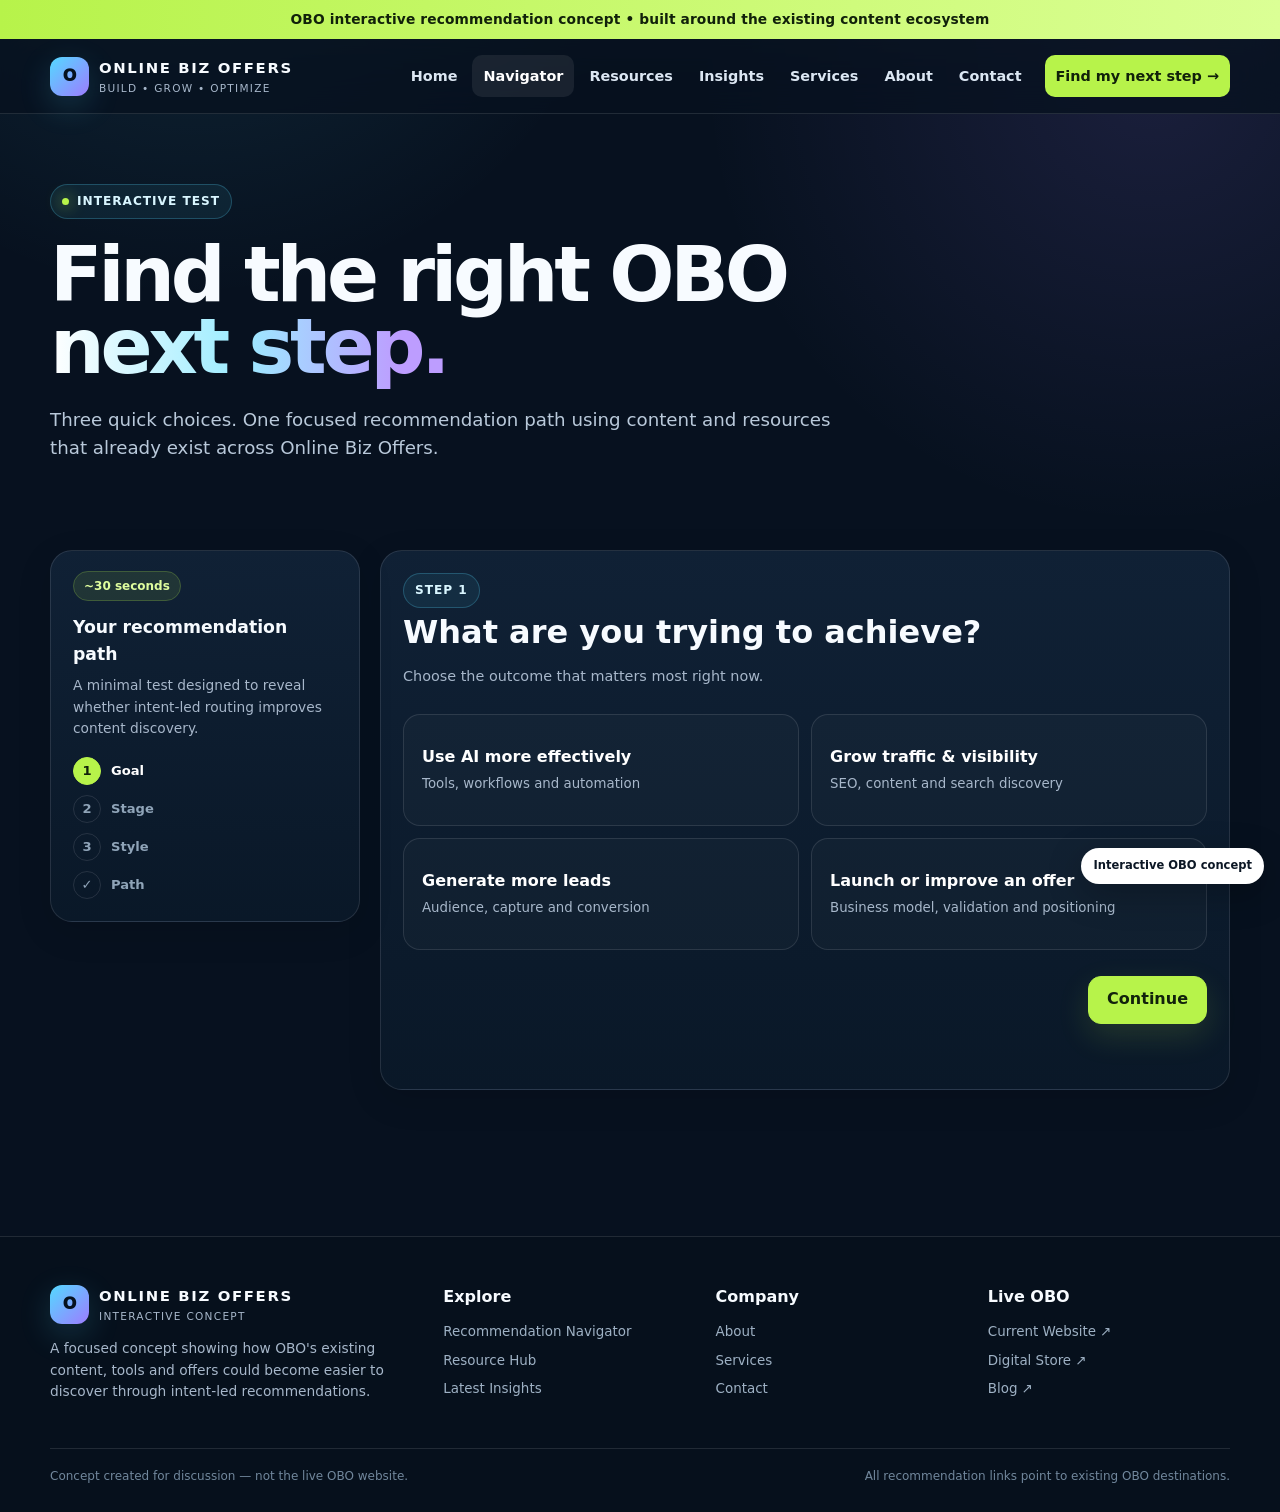
<file: navigator.html>
<!doctype html><html lang="en"><head><meta charset="utf-8"><meta name="viewport" content="width=device-width,initial-scale=1"><title>OBO Navigator | Interactive Recommendation</title><meta name="description" content="Interactive Online Biz Offers concept"><link rel="stylesheet" href="styles.css"></head><body><div class="announcement">OBO interactive recommendation concept • built around the existing content ecosystem</div>
<nav class="nav"><div class="container nav-inner">
<a class="brand" href="index.html"><div class="brand-mark">O</div><div class="brand-copy"><strong>ONLINE BIZ OFFERS</strong><small>BUILD • GROW • OPTIMIZE</small></div></a>
<button class="menu-toggle" aria-label="Toggle menu">☰</button>
<div class="nav-links">
<a data-page href="index.html">Home</a><a data-page href="navigator.html">Navigator</a><a data-page href="resources.html">Resources</a><a data-page href="insights.html">Insights</a><a data-page href="services.html">Services</a><a data-page href="about.html">About</a><a data-page href="contact.html">Contact</a><a class="nav-cta" href="navigator.html">Find my next step →</a>
</div></div></nav><main><header class="page-hero"><div class="container"><span class="eyebrow"><span class="dot"></span> Interactive test</span><h1>Find the right OBO <span class="gradient-text">next step.</span></h1><p class="lead">Three quick choices. One focused recommendation path using content and resources that already exist across Online Biz Offers.</p></div></header>
<section style="padding-top:20px"><div class="container quiz-shell" data-quiz>
<aside class="card quiz-side"><span class="pill">~30 seconds</span><h3 style="margin:16px 0 8px">Your recommendation path</h3><p style="color:var(--muted);font-size:.86rem">A minimal test designed to reveal whether intent-led routing improves content discovery.</p><div class="progress-list"><div class="progress-item"><span>1</span><b>Goal</b></div><div class="progress-item"><span>2</span><b>Stage</b></div><div class="progress-item"><span>3</span><b>Style</b></div><div class="progress-item"><span>✓</span><b>Path</b></div></div></aside>
<div class="card quiz-main">
<div class="quiz-step" data-step="1"><span class="eyebrow">Step 1</span><h2>What are you trying to achieve?</h2><p>Choose the outcome that matters most right now.</p><div class="option-grid">
<button class="option" data-value="ai"><strong>Use AI more effectively</strong><small>Tools, workflows and automation</small></button><button class="option" data-value="traffic"><strong>Grow traffic & visibility</strong><small>SEO, content and search discovery</small></button><button class="option" data-value="leads"><strong>Generate more leads</strong><small>Audience, capture and conversion</small></button><button class="option" data-value="launch"><strong>Launch or improve an offer</strong><small>Business model, validation and positioning</small></button></div></div>
<div class="quiz-step" data-step="2"><span class="eyebrow">Step 2</span><h2>Where are you in the journey?</h2><p>This helps keep the recommendation appropriate to your stage.</p><div class="option-grid">
<button class="option" data-value="starting"><strong>Starting out</strong><small>I need clarity and a practical first step</small></button><button class="option" data-value="growing"><strong>Already growing</strong><small>I have activity and want more traction</small></button><button class="option" data-value="optimizing"><strong>Optimizing</strong><small>I want better systems and performance</small></button><button class="option" data-value="exploring"><strong>Exploring options</strong><small>I want to compare before deciding</small></button></div></div>
<div class="quiz-step" data-step="3"><span class="eyebrow">Step 3</span><h2>How do you want to move forward?</h2><p>Pick the format that matches how you prefer to learn or act.</p><div class="option-grid">
<button class="option" data-value="quick"><strong>Give me quick wins</strong><small>Fast, focused recommendations</small></button><button class="option" data-value="deep"><strong>I want a deep dive</strong><small>Detailed guides and comparisons</small></button><button class="option" data-value="tools"><strong>Show me tools</strong><small>Software and resource-led path</small></button><button class="option" data-value="system"><strong>Give me a system</strong><small>Structured implementation path</small></button></div></div>
<div class="quiz-actions"><button class="btn" data-back>← Back</button><button class="btn btn-primary" data-next>Continue</button></div>
<div class="quiz-result"><div class="result-hero"><div class="result-score">Recommended route • strong fit</div><h2 data-result-title></h2><p data-result-desc></p><div class="pill" data-result-meta></div></div><div class="result-grid">
<div class="card"><span class="eyebrow">Start here</span><h3 data-primary-title></h3><p>Best first content destination based on the goal you selected.</p><a class="btn btn-primary" data-primary-link target="_blank" rel="noopener">Open on OBO ↗</a></div>
<div class="card"><span class="eyebrow">Then explore</span><h3 data-second-title></h3><p>A supporting OBO resource to move from learning into action.</p><a class="btn" data-second-link target="_blank" rel="noopener">View resource ↗</a></div>
<div class="card"><span class="eyebrow">Optional next step</span><h3 data-store-title></h3><p>A relevant offer or resource if the visitor wants a more structured implementation path.</p><a class="btn" data-store-link target="_blank" rel="noopener">Explore option ↗</a></div></div><div style="margin-top:18px"><button class="btn" data-restart>↻ Start again</button></div></div>
</div></div></section></main><footer><div class="container"><div class="footer-grid">
<div class="footer-brand"><div class="brand"><div class="brand-mark">O</div><div class="brand-copy"><strong>ONLINE BIZ OFFERS</strong><small>INTERACTIVE CONCEPT</small></div></div><p>A focused concept showing how OBO's existing content, tools and offers could become easier to discover through intent-led recommendations.</p></div>
<div class="footer-col"><strong>Explore</strong><a href="navigator.html">Recommendation Navigator</a><a href="resources.html">Resource Hub</a><a href="insights.html">Latest Insights</a></div>
<div class="footer-col"><strong>Company</strong><a href="about.html">About</a><a href="services.html">Services</a><a href="contact.html">Contact</a></div>
<div class="footer-col"><strong>Live OBO</strong><a target="_blank" rel="noopener" href="https://onlinebizoffers.com/">Current Website ↗</a><a target="_blank" rel="noopener" href="https://store.onlinebizoffers.com/">Digital Store ↗</a><a target="_blank" rel="noopener" href="https://onlinebizoffers.com/blog">Blog ↗</a></div>
</div><div class="copyright"><div>Concept created for discussion — not the live OBO website.</div><span>All recommendation links point to existing OBO destinations.</span></div></div></footer><div class="demo-badge">Interactive OBO concept</div><script src="app.js"></script></body></html>
</file>
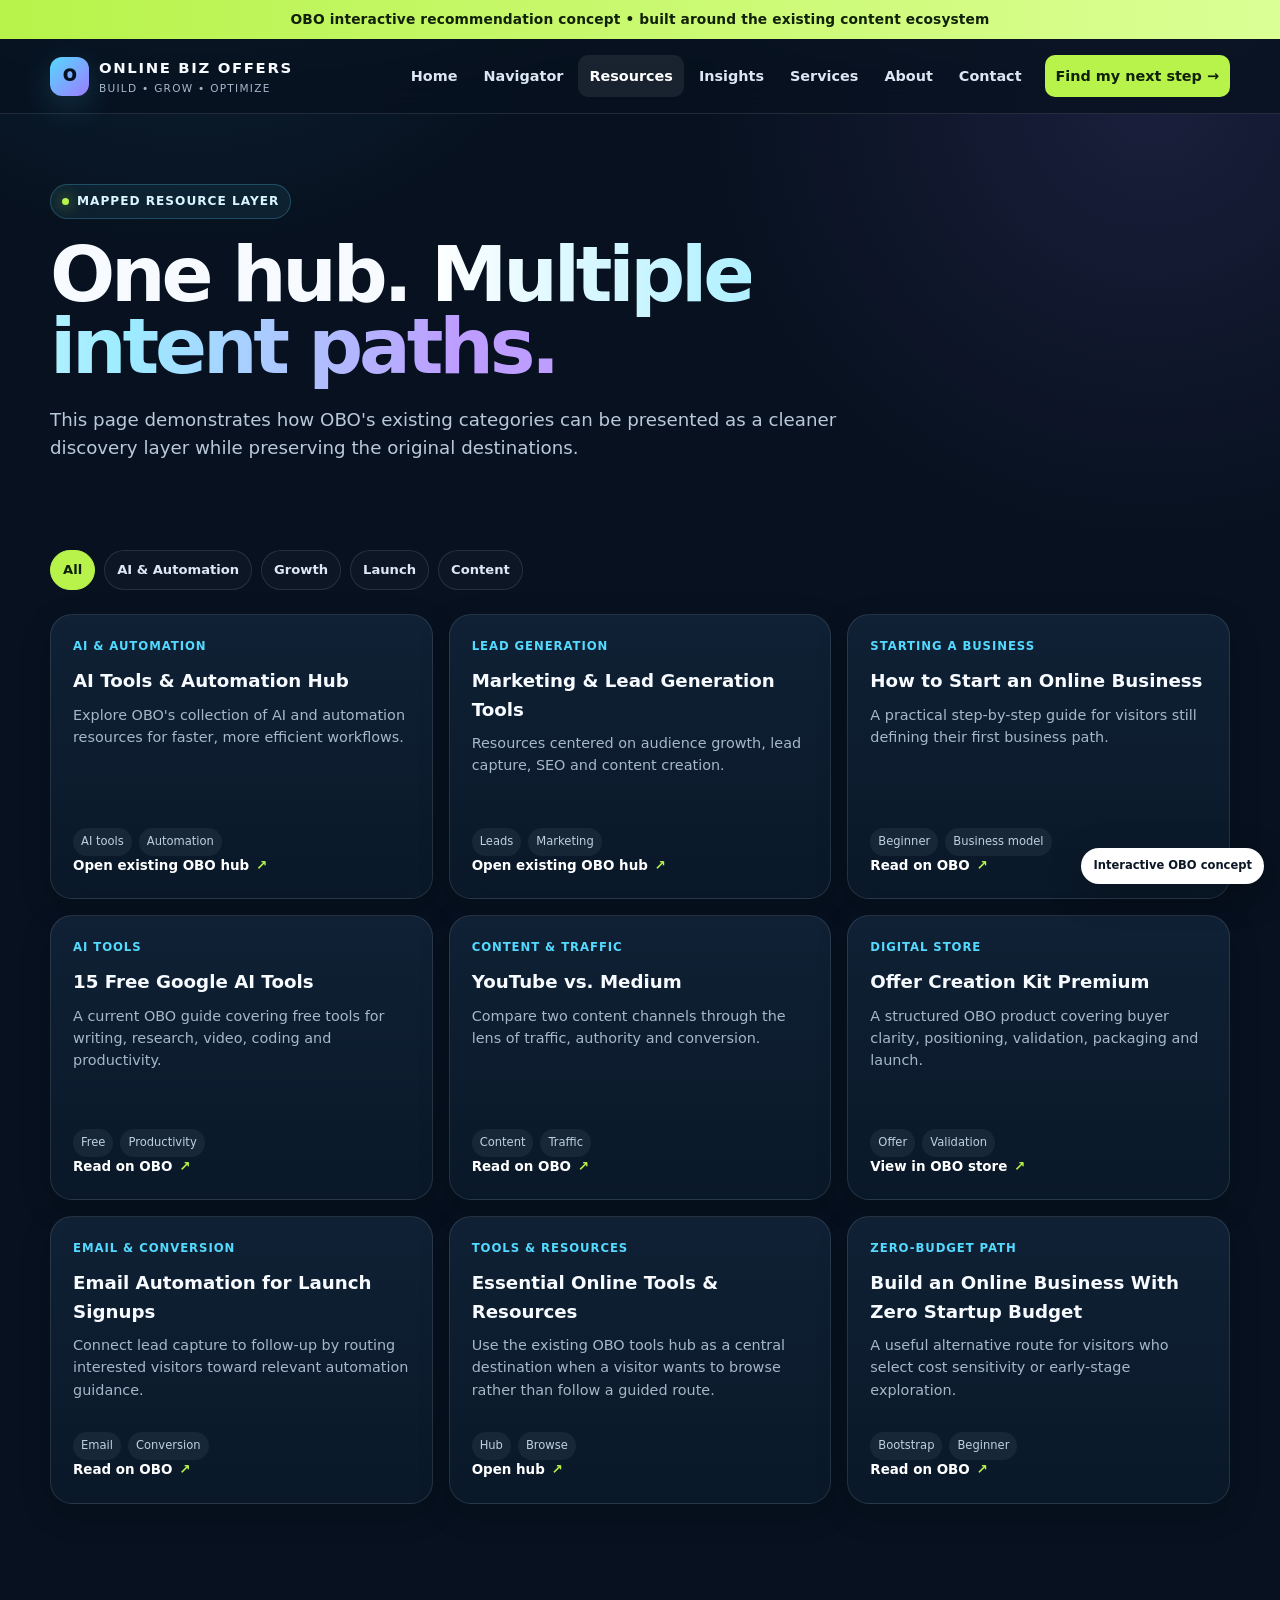
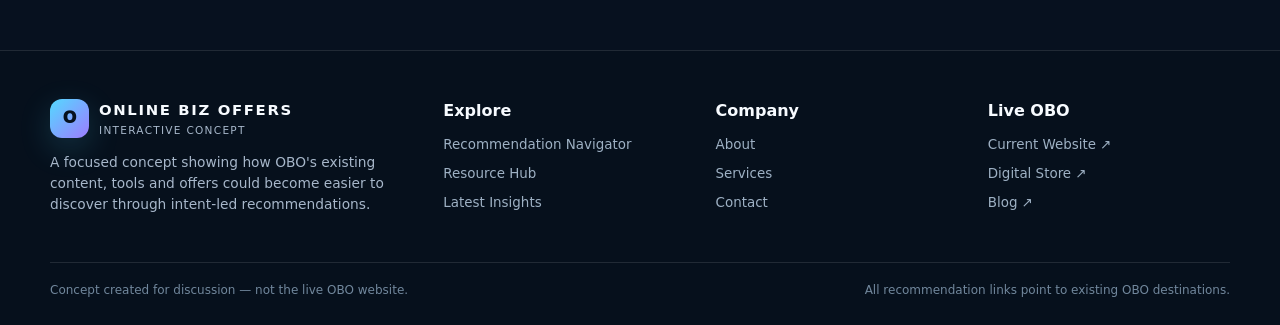
<file: resources.html>
<!doctype html><html lang="en"><head><meta charset="utf-8"><meta name="viewport" content="width=device-width,initial-scale=1"><title>OBO Resources | Intent-led Discovery</title><meta name="description" content="Interactive Online Biz Offers concept"><link rel="stylesheet" href="styles.css"></head><body><div class="announcement">OBO interactive recommendation concept • built around the existing content ecosystem</div>
<nav class="nav"><div class="container nav-inner">
<a class="brand" href="index.html"><div class="brand-mark">O</div><div class="brand-copy"><strong>ONLINE BIZ OFFERS</strong><small>BUILD • GROW • OPTIMIZE</small></div></a>
<button class="menu-toggle" aria-label="Toggle menu">☰</button>
<div class="nav-links">
<a data-page href="index.html">Home</a><a data-page href="navigator.html">Navigator</a><a data-page href="resources.html">Resources</a><a data-page href="insights.html">Insights</a><a data-page href="services.html">Services</a><a data-page href="about.html">About</a><a data-page href="contact.html">Contact</a><a class="nav-cta" href="navigator.html">Find my next step →</a>
</div></div></nav><main><header class="page-hero"><div class="container"><span class="eyebrow"><span class="dot"></span> Mapped resource layer</span><h1>One hub. <span class="gradient-text">Multiple intent paths.</span></h1><p class="lead">This page demonstrates how OBO's existing categories can be presented as a cleaner discovery layer while preserving the original destinations.</p></div></header><section style="padding-top:20px"><div class="container">
<div class="filter-bar"><button class="filter-btn active" data-filter="all">All</button><button class="filter-btn" data-filter="ai">AI & Automation</button><button class="filter-btn" data-filter="growth">Growth</button><button class="filter-btn" data-filter="launch">Launch</button><button class="filter-btn" data-filter="content">Content</button></div>
<div class="resource-grid">
<div class="card resource-card" data-category="ai"><div class="category">AI & Automation</div><h3>AI Tools & Automation Hub</h3><p>Explore OBO's collection of AI and automation resources for faster, more efficient workflows.</p><div class="tag-row"><span class="tag">AI tools</span><span class="tag">Automation</span></div><a class="external" target="_blank" rel="noopener" href="https://onlinebizoffers.com/ai-tools-and-automation">Open existing OBO hub</a></div>
<div class="card resource-card" data-category="growth"><div class="category">Lead Generation</div><h3>Marketing & Lead Generation Tools</h3><p>Resources centered on audience growth, lead capture, SEO and content creation.</p><div class="tag-row"><span class="tag">Leads</span><span class="tag">Marketing</span></div><a class="external" target="_blank" rel="noopener" href="https://onlinebizoffers.com/marketing-and-lead-generation-tools">Open existing OBO hub</a></div>
<div class="card resource-card" data-category="launch"><div class="category">Starting a Business</div><h3>How to Start an Online Business</h3><p>A practical step-by-step guide for visitors still defining their first business path.</p><div class="tag-row"><span class="tag">Beginner</span><span class="tag">Business model</span></div><a class="external" target="_blank" rel="noopener" href="https://onlinebizoffers.com/how-to-start-an-online-business">Read on OBO</a></div>
<div class="card resource-card" data-category="ai"><div class="category">AI Tools</div><h3>15 Free Google AI Tools</h3><p>A current OBO guide covering free tools for writing, research, video, coding and productivity.</p><div class="tag-row"><span class="tag">Free</span><span class="tag">Productivity</span></div><a class="external" target="_blank" rel="noopener" href="https://onlinebizoffers.com/free-google-ai-tools">Read on OBO</a></div>
<div class="card resource-card" data-category="content"><div class="category">Content & Traffic</div><h3>YouTube vs. Medium</h3><p>Compare two content channels through the lens of traffic, authority and conversion.</p><div class="tag-row"><span class="tag">Content</span><span class="tag">Traffic</span></div><a class="external" target="_blank" rel="noopener" href="https://onlinebizoffers.com/youtube-vs-medium-which-drives-more-traffic-to-your-business">Read on OBO</a></div>
<div class="card resource-card" data-category="launch"><div class="category">Digital Store</div><h3>Offer Creation Kit Premium</h3><p>A structured OBO product covering buyer clarity, positioning, validation, packaging and launch.</p><div class="tag-row"><span class="tag">Offer</span><span class="tag">Validation</span></div><a class="external" target="_blank" rel="noopener" href="https://store.onlinebizoffers.com/product/offer-creation-kit/">View in OBO store</a></div>
<div class="card resource-card" data-category="growth"><div class="category">Email & Conversion</div><h3>Email Automation for Launch Signups</h3><p>Connect lead capture to follow-up by routing interested visitors toward relevant automation guidance.</p><div class="tag-row"><span class="tag">Email</span><span class="tag">Conversion</span></div><a class="external" target="_blank" rel="noopener" href="https://onlinebizoffers.com/how-to-turn-launch-day-signups-into-paying-customers-with-email-automation">Read on OBO</a></div>
<div class="card resource-card" data-category="content"><div class="category">Tools & Resources</div><h3>Essential Online Tools & Resources</h3><p>Use the existing OBO tools hub as a central destination when a visitor wants to browse rather than follow a guided route.</p><div class="tag-row"><span class="tag">Hub</span><span class="tag">Browse</span></div><a class="external" target="_blank" rel="noopener" href="https://onlinebizoffers.com/tools-and-resources">Open hub</a></div>
<div class="card resource-card" data-category="launch"><div class="category">Zero-budget path</div><h3>Build an Online Business With Zero Startup Budget</h3><p>A useful alternative route for visitors who select cost sensitivity or early-stage exploration.</p><div class="tag-row"><span class="tag">Bootstrap</span><span class="tag">Beginner</span></div><a class="external" target="_blank" rel="noopener" href="https://onlinebizoffers.com/how-to-build-an-online-business-with-zero-startup-budget">Read on OBO</a></div>
</div></div></section></main><footer><div class="container"><div class="footer-grid">
<div class="footer-brand"><div class="brand"><div class="brand-mark">O</div><div class="brand-copy"><strong>ONLINE BIZ OFFERS</strong><small>INTERACTIVE CONCEPT</small></div></div><p>A focused concept showing how OBO's existing content, tools and offers could become easier to discover through intent-led recommendations.</p></div>
<div class="footer-col"><strong>Explore</strong><a href="navigator.html">Recommendation Navigator</a><a href="resources.html">Resource Hub</a><a href="insights.html">Latest Insights</a></div>
<div class="footer-col"><strong>Company</strong><a href="about.html">About</a><a href="services.html">Services</a><a href="contact.html">Contact</a></div>
<div class="footer-col"><strong>Live OBO</strong><a target="_blank" rel="noopener" href="https://onlinebizoffers.com/">Current Website ↗</a><a target="_blank" rel="noopener" href="https://store.onlinebizoffers.com/">Digital Store ↗</a><a target="_blank" rel="noopener" href="https://onlinebizoffers.com/blog">Blog ↗</a></div>
</div><div class="copyright"><div>Concept created for discussion — not the live OBO website.</div><span>All recommendation links point to existing OBO destinations.</span></div></div></footer><div class="demo-badge">Interactive OBO concept</div><script src="app.js"></script></body></html>
</file>
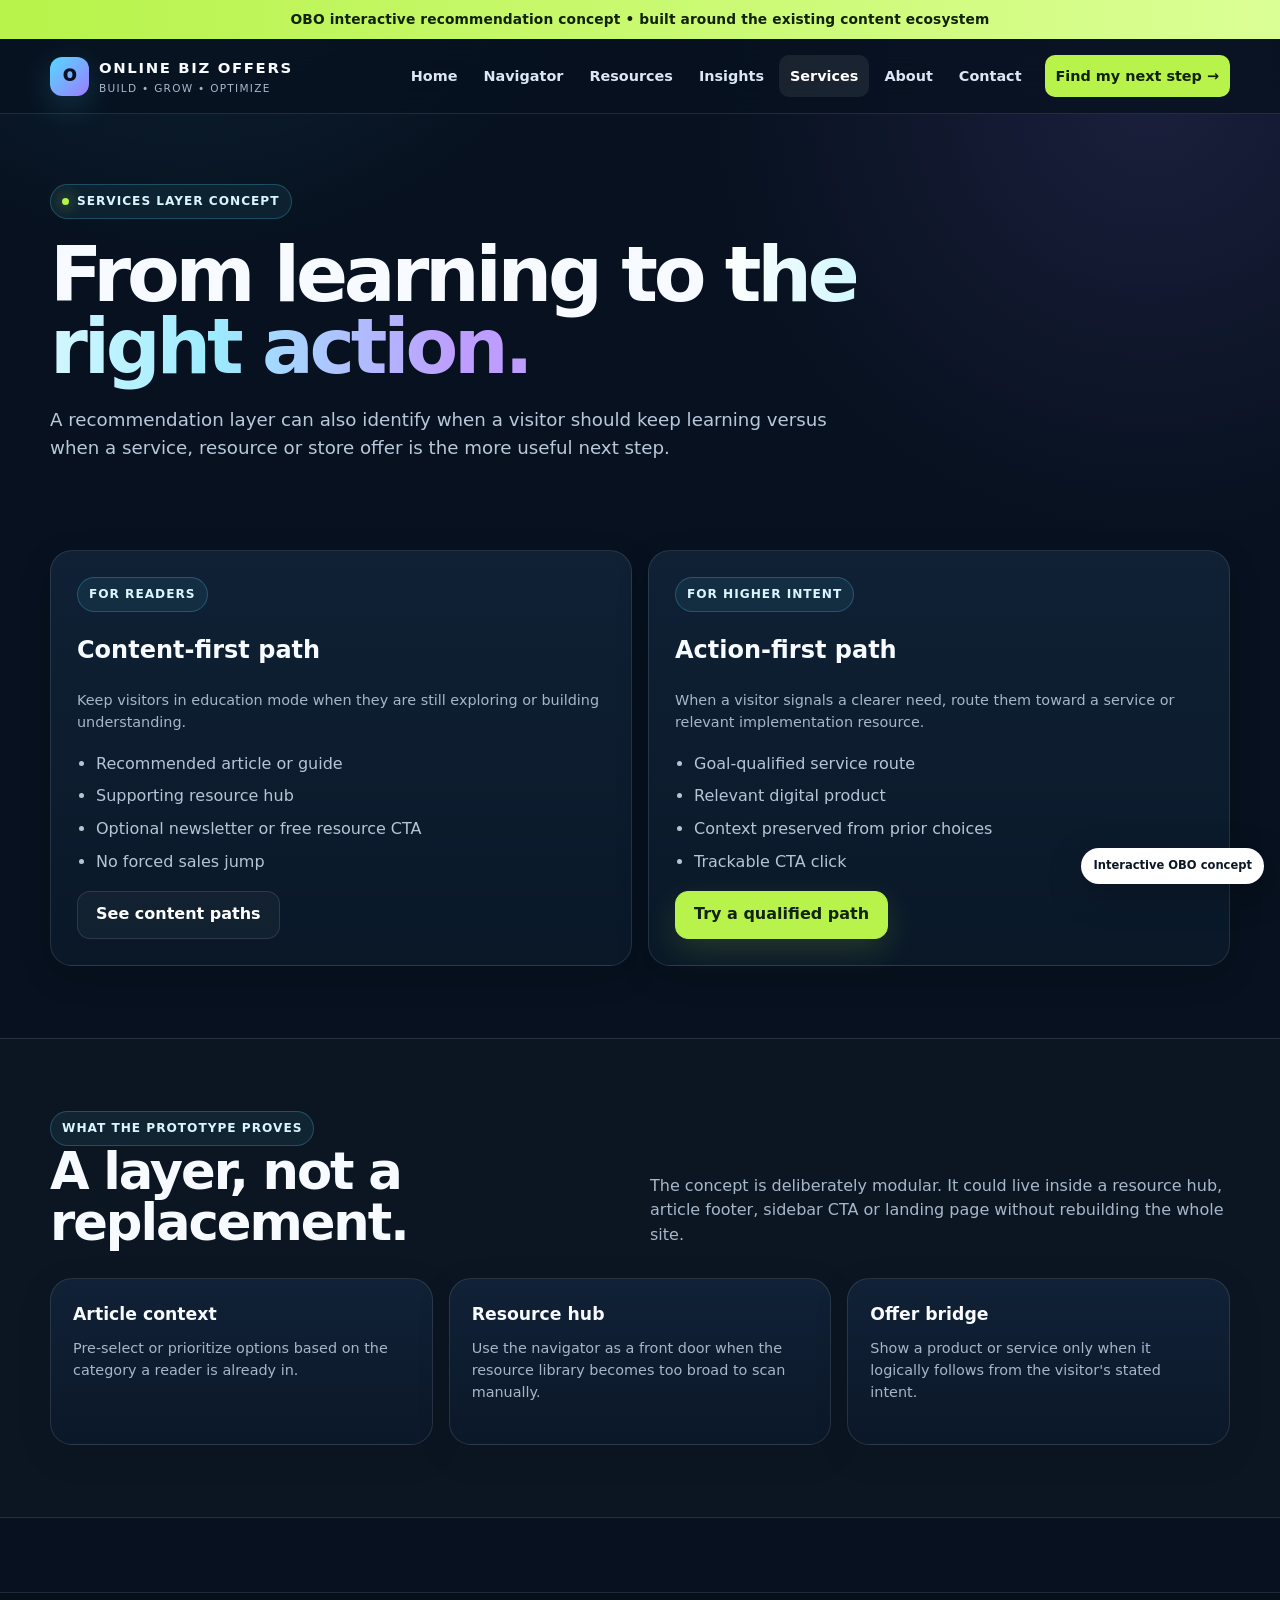
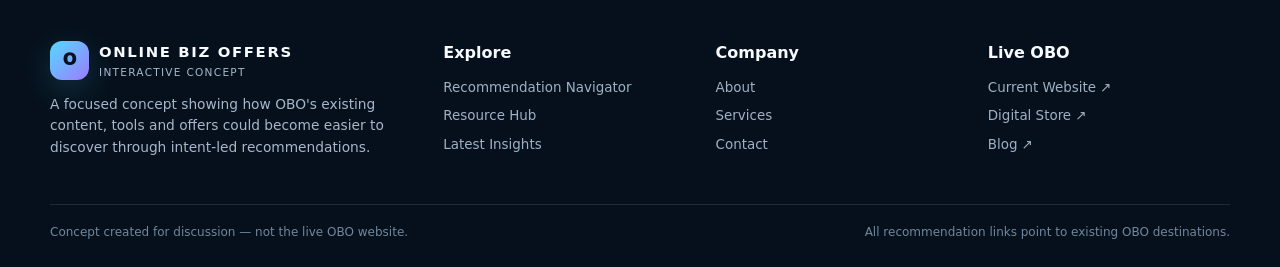
<file: services.html>
<!doctype html><html lang="en"><head><meta charset="utf-8"><meta name="viewport" content="width=device-width,initial-scale=1"><title>OBO Services | Action Paths</title><meta name="description" content="Interactive Online Biz Offers concept"><link rel="stylesheet" href="styles.css"></head><body><div class="announcement">OBO interactive recommendation concept • built around the existing content ecosystem</div>
<nav class="nav"><div class="container nav-inner">
<a class="brand" href="index.html"><div class="brand-mark">O</div><div class="brand-copy"><strong>ONLINE BIZ OFFERS</strong><small>BUILD • GROW • OPTIMIZE</small></div></a>
<button class="menu-toggle" aria-label="Toggle menu">☰</button>
<div class="nav-links">
<a data-page href="index.html">Home</a><a data-page href="navigator.html">Navigator</a><a data-page href="resources.html">Resources</a><a data-page href="insights.html">Insights</a><a data-page href="services.html">Services</a><a data-page href="about.html">About</a><a data-page href="contact.html">Contact</a><a class="nav-cta" href="navigator.html">Find my next step →</a>
</div></div></nav><main><header class="page-hero"><div class="container"><span class="eyebrow"><span class="dot"></span> Services layer concept</span><h1>From learning to <span class="gradient-text">the right action.</span></h1><p class="lead">A recommendation layer can also identify when a visitor should keep learning versus when a service, resource or store offer is the more useful next step.</p></div></header><section style="padding-top:20px"><div class="container service-grid">
<div class="card service-card"><span class="eyebrow">For readers</span><h2>Content-first path</h2><p style="color:var(--muted)">Keep visitors in education mode when they are still exploring or building understanding.</p><ul><li>Recommended article or guide</li><li>Supporting resource hub</li><li>Optional newsletter or free resource CTA</li><li>No forced sales jump</li></ul><a class="btn" href="insights.html">See content paths</a></div>
<div class="card service-card"><span class="eyebrow">For higher intent</span><h2>Action-first path</h2><p style="color:var(--muted)">When a visitor signals a clearer need, route them toward a service or relevant implementation resource.</p><ul><li>Goal-qualified service route</li><li>Relevant digital product</li><li>Context preserved from prior choices</li><li>Trackable CTA click</li></ul><a class="btn btn-primary" href="navigator.html">Try a qualified path</a></div>
</div></section><section class="band"><div class="container"><div class="section-head"><div><span class="eyebrow">What the prototype proves</span><h2>A layer, not a replacement.</h2></div><p>The concept is deliberately modular. It could live inside a resource hub, article footer, sidebar CTA or landing page without rebuilding the whole site.</p></div><div class="grid-3"><div class="card"><h3>Article context</h3><p>Pre-select or prioritize options based on the category a reader is already in.</p></div><div class="card"><h3>Resource hub</h3><p>Use the navigator as a front door when the resource library becomes too broad to scan manually.</p></div><div class="card"><h3>Offer bridge</h3><p>Show a product or service only when it logically follows from the visitor's stated intent.</p></div></div></div></section></main><footer><div class="container"><div class="footer-grid">
<div class="footer-brand"><div class="brand"><div class="brand-mark">O</div><div class="brand-copy"><strong>ONLINE BIZ OFFERS</strong><small>INTERACTIVE CONCEPT</small></div></div><p>A focused concept showing how OBO's existing content, tools and offers could become easier to discover through intent-led recommendations.</p></div>
<div class="footer-col"><strong>Explore</strong><a href="navigator.html">Recommendation Navigator</a><a href="resources.html">Resource Hub</a><a href="insights.html">Latest Insights</a></div>
<div class="footer-col"><strong>Company</strong><a href="about.html">About</a><a href="services.html">Services</a><a href="contact.html">Contact</a></div>
<div class="footer-col"><strong>Live OBO</strong><a target="_blank" rel="noopener" href="https://onlinebizoffers.com/">Current Website ↗</a><a target="_blank" rel="noopener" href="https://store.onlinebizoffers.com/">Digital Store ↗</a><a target="_blank" rel="noopener" href="https://onlinebizoffers.com/blog">Blog ↗</a></div>
</div><div class="copyright"><div>Concept created for discussion — not the live OBO website.</div><span>All recommendation links point to existing OBO destinations.</span></div></div></footer><div class="demo-badge">Interactive OBO concept</div><script src="app.js"></script></body></html>
</file>
<file: styles.css>
:root{
  --bg:#07111f;
  --bg-soft:#0d1a2b;
  --surface:#101f33;
  --surface-2:#152943;
  --text:#f7fbff;
  --muted:#a7b7ca;
  --line:rgba(255,255,255,.11);
  --lime:#b7f34a;
  --cyan:#54d9ff;
  --violet:#9d7cff;
  --orange:#ffb057;
  --danger:#ff7b7b;
  --shadow:0 28px 80px rgba(0,0,0,.28);
  --radius:22px;
  --max:1180px;
}
*{box-sizing:border-box}
html{scroll-behavior:smooth}
body{margin:0;font-family:Inter,ui-sans-serif,system-ui,-apple-system,BlinkMacSystemFont,"Segoe UI",sans-serif;background:
  radial-gradient(circle at 15% -10%,rgba(84,217,255,.13),transparent 28rem),
  radial-gradient(circle at 90% 5%,rgba(157,124,255,.13),transparent 28rem),var(--bg);color:var(--text);line-height:1.55}
a{color:inherit;text-decoration:none}
button,input,select,textarea{font:inherit}
button{cursor:pointer}
img{max-width:100%;display:block}
.container{width:min(var(--max),calc(100% - 36px));margin:auto}
.announcement{background:linear-gradient(90deg,var(--lime),#dbff95);color:#11210a;font-size:.86rem;font-weight:800;text-align:center;padding:9px 16px;letter-spacing:.01em}
.nav{position:sticky;top:0;z-index:50;background:rgba(7,17,31,.78);backdrop-filter:blur(18px);border-bottom:1px solid var(--line)}
.nav-inner{min-height:74px;display:flex;align-items:center;gap:24px}
.brand{display:flex;align-items:center;gap:10px;min-width:max-content}
.brand-mark{width:39px;height:39px;border-radius:12px;background:linear-gradient(135deg,var(--cyan),var(--violet));display:grid;place-items:center;box-shadow:0 10px 32px rgba(84,217,255,.18);font-weight:950;color:#06111f}
.brand-copy strong{display:block;font-size:.93rem;letter-spacing:.11em}.brand-copy small{display:block;font-size:.66rem;color:var(--muted);letter-spacing:.12em}
.nav-links{display:flex;align-items:center;gap:4px;margin-left:auto}
.nav-links a{padding:10px 11px;border-radius:10px;color:#dce7f3;font-size:.9rem;font-weight:650;transition:.2s}
.nav-links a:hover,.nav-links a.active{background:rgba(255,255,255,.075);color:#fff}
.nav-cta{margin-left:8px!important;background:var(--lime)!important;color:#11210a!important;font-weight:850!important}
.menu-toggle{display:none;margin-left:auto;border:1px solid var(--line);background:transparent;color:white;border-radius:12px;padding:9px 11px}
.hero{padding:92px 0 64px;position:relative;overflow:hidden}
.hero-grid{display:grid;grid-template-columns:1.08fr .92fr;gap:64px;align-items:center}
.eyebrow{display:inline-flex;align-items:center;gap:8px;color:#d9f6ff;border:1px solid rgba(84,217,255,.24);background:rgba(84,217,255,.07);border-radius:999px;padding:7px 11px;font-weight:750;font-size:.76rem;letter-spacing:.08em;text-transform:uppercase}
.dot{width:7px;height:7px;border-radius:99px;background:var(--lime);box-shadow:0 0 16px var(--lime)}
h1{font-size:clamp(3rem,7vw,6.3rem);line-height:.94;letter-spacing:-.055em;margin:20px 0 22px;max-width:940px}
.gradient-text{background:linear-gradient(90deg,#fff 0%,#9cecff 48%,#bd9dff 88%);-webkit-background-clip:text;background-clip:text;color:transparent}
.lead{font-size:1.14rem;color:#b9c9da;max-width:720px;margin:0 0 28px}
.actions{display:flex;gap:12px;flex-wrap:wrap}
.btn{display:inline-flex;align-items:center;justify-content:center;gap:9px;min-height:48px;border-radius:13px;padding:0 18px;border:1px solid var(--line);font-weight:800;transition:.2s;background:rgba(255,255,255,.035);color:white}
.btn:hover{transform:translateY(-2px);border-color:rgba(255,255,255,.24)}
.btn-primary{background:var(--lime);color:#12220c;border-color:var(--lime);box-shadow:0 12px 32px rgba(183,243,74,.14)}
.btn-secondary{background:rgba(84,217,255,.08);border-color:rgba(84,217,255,.22)}
.hero-note{display:flex;gap:15px;align-items:center;margin-top:30px;color:#92a7bc;font-size:.85rem}.hero-note .avatars{display:flex}.hero-note .avatar{width:27px;height:27px;border:2px solid var(--bg);border-radius:50%;margin-left:-7px;background:linear-gradient(135deg,var(--cyan),var(--violet));display:grid;place-items:center;color:#06111f;font-size:.65rem;font-weight:900}.hero-note .avatar:first-child{margin-left:0}
.visual-shell{position:relative}.glow{position:absolute;inset:12% 8%;background:linear-gradient(135deg,rgba(84,217,255,.22),rgba(157,124,255,.24));filter:blur(60px);z-index:0}
.product-card{position:relative;z-index:1;background:linear-gradient(180deg,rgba(20,40,65,.96),rgba(10,24,42,.96));border:1px solid var(--line);border-radius:28px;padding:21px;box-shadow:var(--shadow);overflow:hidden}
.product-top{display:flex;align-items:center;justify-content:space-between;margin-bottom:22px}.pill{padding:7px 10px;border-radius:999px;background:rgba(183,243,74,.1);color:#dffd9e;border:1px solid rgba(183,243,74,.2);font-size:.75rem;font-weight:800}.mini{font-size:.76rem;color:var(--muted)}
.reco-preview{display:grid;gap:12px}.choice-preview{display:flex;align-items:center;gap:12px;padding:14px;border-radius:15px;background:rgba(255,255,255,.038);border:1px solid var(--line)}.choice-preview strong{font-size:.9rem}.choice-preview small{display:block;color:var(--muted);font-size:.78rem}.choice-icon{width:38px;height:38px;border-radius:12px;display:grid;place-items:center;background:rgba(84,217,255,.12);color:var(--cyan)}.choice-preview.selected{border-color:rgba(183,243,74,.52);background:rgba(183,243,74,.08)}
.match-card{margin-top:18px;padding:17px;border-radius:16px;background:linear-gradient(135deg,rgba(157,124,255,.13),rgba(84,217,255,.09));border:1px solid rgba(157,124,255,.25)}.match-score{display:flex;justify-content:space-between;font-size:.8rem}.score-track{height:7px;background:rgba(255,255,255,.09);border-radius:99px;overflow:hidden;margin-top:8px}.score-track span{display:block;width:92%;height:100%;background:linear-gradient(90deg,var(--lime),var(--cyan))}
.logo-strip{padding:20px 0 58px}.strip-inner{display:grid;grid-template-columns:repeat(4,1fr);gap:10px}.micro-stat{border:1px solid var(--line);border-radius:16px;padding:14px 16px;background:rgba(255,255,255,.025)}.micro-stat strong{display:block;font-size:1.05rem}.micro-stat span{color:var(--muted);font-size:.78rem}
section{padding:72px 0}.section-head{display:flex;justify-content:space-between;gap:28px;align-items:end;margin-bottom:30px}.section-head h2{font-size:clamp(2rem,4vw,3.3rem);line-height:1;letter-spacing:-.04em;margin:0}.section-head p{max-width:580px;color:var(--muted);margin:0}
.grid-3{display:grid;grid-template-columns:repeat(3,1fr);gap:16px}.grid-4{display:grid;grid-template-columns:repeat(4,1fr);gap:14px}.card{background:linear-gradient(180deg,rgba(18,35,57,.88),rgba(11,25,42,.88));border:1px solid var(--line);border-radius:var(--radius);padding:22px;transition:.22s;box-shadow:0 10px 35px rgba(0,0,0,.12)}.card:hover{transform:translateY(-4px);border-color:rgba(84,217,255,.28)}.card-icon{width:44px;height:44px;border-radius:14px;display:grid;place-items:center;background:rgba(84,217,255,.09);color:var(--cyan);font-size:1.15rem;margin-bottom:20px}.card h3{margin:0 0 9px;font-size:1.08rem}.card p{color:var(--muted);font-size:.9rem;margin:0 0 18px}.card-link{font-size:.85rem;font-weight:800;color:#e1fbff}.tag-row{display:flex;gap:7px;flex-wrap:wrap;margin-top:13px}.tag{font-size:.72rem;padding:5px 8px;border-radius:999px;background:rgba(255,255,255,.055);color:#bdd0e2}
.band{border-top:1px solid var(--line);border-bottom:1px solid var(--line);background:rgba(255,255,255,.018)}
.steps{display:grid;grid-template-columns:repeat(3,1fr);gap:16px;counter-reset:steps}.step{padding:26px;border:1px solid var(--line);border-radius:20px;position:relative;background:rgba(255,255,255,.023)}.step:before{counter-increment:steps;content:"0" counter(steps);font-weight:900;color:var(--lime);font-size:.75rem;letter-spacing:.08em}.step h3{margin:30px 0 8px}.step p{color:var(--muted);font-size:.9rem}
.quote{padding:34px;border-radius:26px;background:linear-gradient(135deg,rgba(84,217,255,.08),rgba(157,124,255,.08));border:1px solid var(--line);font-size:1.35rem;letter-spacing:-.02em}.quote small{display:block;font-size:.8rem;color:var(--muted);margin-top:18px}
.cta-block{display:grid;grid-template-columns:1fr auto;gap:30px;align-items:center;border:1px solid rgba(183,243,74,.26);background:linear-gradient(135deg,rgba(183,243,74,.09),rgba(84,217,255,.05));padding:34px;border-radius:28px}.cta-block h2{margin:0 0 8px;font-size:2rem}.cta-block p{margin:0;color:var(--muted)}
.page-hero{padding:70px 0 40px}.page-hero h1{font-size:clamp(2.7rem,6vw,5.2rem);max-width:900px}.page-hero .lead{max-width:800px}
.filter-bar{display:flex;gap:9px;flex-wrap:wrap;margin-bottom:24px}.filter-btn{border:1px solid var(--line);background:rgba(255,255,255,.025);color:#dce8f4;border-radius:999px;padding:9px 12px;font-weight:750;font-size:.82rem}.filter-btn.active{background:var(--lime);color:#10200b;border-color:var(--lime)}
.resource-grid{display:grid;grid-template-columns:repeat(3,1fr);gap:16px}.resource-card{display:flex;flex-direction:column;min-height:285px}.resource-card .category{font-size:.73rem;color:var(--cyan);font-weight:850;text-transform:uppercase;letter-spacing:.08em}.resource-card h3{font-size:1.14rem;margin:12px 0 8px}.resource-card p{flex:1}.external{display:inline-flex;align-items:center;gap:7px;font-size:.84rem;font-weight:800;color:white}.external::after{content:"↗";color:var(--lime)}
.quiz-shell{display:grid;grid-template-columns:310px 1fr;gap:20px;align-items:start}.quiz-side{position:sticky;top:98px}.progress-list{display:grid;gap:10px;margin-top:18px}.progress-item{display:flex;gap:10px;align-items:center;color:#8fa4b8;font-size:.82rem}.progress-item span{width:28px;height:28px;border-radius:50%;display:grid;place-items:center;border:1px solid var(--line);font-weight:850}.progress-item.active{color:white}.progress-item.active span,.progress-item.done span{background:var(--lime);color:#10200b;border-color:var(--lime)}
.quiz-main{min-height:540px}.quiz-step{display:none}.quiz-step.active{display:block}.quiz-step h2{font-size:2rem;margin:0 0 8px}.quiz-step>p{color:var(--muted);margin:0 0 26px}.option-grid{display:grid;grid-template-columns:repeat(2,1fr);gap:12px}.option{padding:18px;border:1px solid var(--line);border-radius:17px;background:rgba(255,255,255,.025);text-align:left;color:white;transition:.2s;min-height:112px}.option:hover,.option.selected{border-color:rgba(183,243,74,.6);background:rgba(183,243,74,.07);transform:translateY(-2px)}.option strong{display:block;margin-bottom:5px}.option small{color:var(--muted);display:block}.quiz-actions{display:flex;justify-content:space-between;margin-top:26px}.quiz-result{display:none}.quiz-result.active{display:block}.result-hero{padding:24px;border-radius:20px;background:linear-gradient(135deg,rgba(183,243,74,.12),rgba(84,217,255,.08));border:1px solid rgba(183,243,74,.27);margin-bottom:16px}.result-score{font-size:.78rem;color:#d7f99c;font-weight:900;text-transform:uppercase;letter-spacing:.08em}.result-hero h2{margin:8px 0;font-size:2.2rem}.result-hero p{color:#bfd0df}.result-actions{display:flex;gap:10px;flex-wrap:wrap}.result-grid{display:grid;grid-template-columns:repeat(3,1fr);gap:12px;margin-top:16px}
.insight-list{display:grid;gap:14px}.insight{display:grid;grid-template-columns:160px 1fr auto;gap:18px;align-items:center;padding:18px;border:1px solid var(--line);border-radius:18px;background:rgba(255,255,255,.025)}.insight .thumb{height:92px;border-radius:13px;background:linear-gradient(135deg,rgba(84,217,255,.23),rgba(157,124,255,.25));display:grid;place-items:center;font-size:1.7rem}.insight h3{margin:0 0 5px}.insight p{margin:0;color:var(--muted);font-size:.86rem}.insight .meta{font-size:.72rem;color:var(--cyan);font-weight:800;text-transform:uppercase;letter-spacing:.07em}
.service-grid{display:grid;grid-template-columns:repeat(2,1fr);gap:16px}.service-card{padding:26px}.service-card ul{padding-left:19px;color:#b3c5d7}.service-card li{margin:8px 0}
.about-grid{display:grid;grid-template-columns:1fr 1fr;gap:30px}.story{font-size:1.08rem;color:#c4d2df}.principle{display:flex;gap:14px;align-items:flex-start;padding:16px 0;border-bottom:1px solid var(--line)}.principle:last-child{border-bottom:none}.principle i{width:34px;height:34px;border-radius:12px;background:rgba(183,243,74,.1);display:grid;place-items:center;color:var(--lime);font-style:normal;font-weight:900}.principle strong{display:block}.principle span{color:var(--muted);font-size:.86rem}
.form-grid{display:grid;grid-template-columns:1fr 1fr;gap:14px}.field{display:grid;gap:7px}.field.full{grid-column:1/-1}.field label{font-size:.79rem;color:#c9d8e6;font-weight:750}.field input,.field select,.field textarea{width:100%;border:1px solid var(--line);background:#0b192a;color:white;border-radius:13px;padding:13px 14px;outline:none}.field textarea{min-height:135px;resize:vertical}.field input:focus,.field textarea:focus,.field select:focus{border-color:rgba(84,217,255,.5);box-shadow:0 0 0 3px rgba(84,217,255,.08)}.form-note{font-size:.75rem;color:#8399ae}.success-box{display:none;margin-top:14px;padding:13px 15px;border-radius:13px;background:rgba(183,243,74,.09);border:1px solid rgba(183,243,74,.28);color:#dfffa6;font-size:.85rem}.success-box.show{display:block}
footer{border-top:1px solid var(--line);padding:48px 0 26px;margin-top:74px;background:#06101c}.footer-grid{display:grid;grid-template-columns:1.2fr repeat(3,.8fr);gap:30px}.footer-brand p{color:var(--muted);max-width:360px;font-size:.86rem}.footer-col strong{display:block;margin-bottom:12px}.footer-col a{display:block;color:#9eb1c4;font-size:.84rem;margin:8px 0}.footer-col a:hover{color:white}.copyright{border-top:1px solid var(--line);margin-top:32px;padding-top:18px;display:flex;justify-content:space-between;color:#71879c;font-size:.75rem;gap:20px}
.demo-badge{position:fixed;right:16px;bottom:16px;z-index:40;padding:9px 12px;border-radius:999px;background:#fff;color:#0c1725;font-weight:850;font-size:.72rem;box-shadow:0 10px 35px rgba(0,0,0,.25)}
@media(max-width:980px){.nav-links{position:absolute;top:74px;left:18px;right:18px;display:none;flex-direction:column;align-items:stretch;background:#0c1b2d;border:1px solid var(--line);border-radius:18px;padding:10px;box-shadow:var(--shadow)}.nav-links.open{display:flex}.nav-cta{margin-left:0!important}.menu-toggle{display:block}.hero-grid,.about-grid{grid-template-columns:1fr}.visual-shell{max-width:620px}.grid-4{grid-template-columns:repeat(2,1fr)}.grid-3,.resource-grid{grid-template-columns:repeat(2,1fr)}.quiz-shell{grid-template-columns:1fr}.quiz-side{position:static}.progress-list{grid-template-columns:repeat(4,1fr)}.progress-item{display:grid;text-align:center;justify-items:center}.result-grid{grid-template-columns:1fr}.footer-grid{grid-template-columns:1fr 1fr}.insight{grid-template-columns:130px 1fr}.insight>.external{grid-column:2}.cta-block{grid-template-columns:1fr}}
@media(max-width:640px){.container{width:min(100% - 24px,var(--max))}.announcement{font-size:.72rem}.brand-copy small{display:none}.hero{padding-top:66px}.hero-grid{gap:35px}h1{font-size:3.35rem}.section-head{display:block}.section-head p{margin-top:13px}.strip-inner,.grid-4,.grid-3,.resource-grid,.steps,.option-grid,.service-grid,.form-grid{grid-template-columns:1fr}.field.full{grid-column:auto}.quiz-main{min-height:auto}.progress-list{grid-template-columns:repeat(2,1fr)}.insight{grid-template-columns:1fr}.insight .thumb{height:130px}.insight>.external{grid-column:auto}.footer-grid{grid-template-columns:1fr}.copyright{display:block}.copyright span{display:block;margin-top:6px}.demo-badge{right:10px;bottom:10px}.actions .btn{width:100%}.cta-block{padding:24px}.page-hero{padding-top:50px}.result-hero h2{font-size:1.8rem}}
</file>
